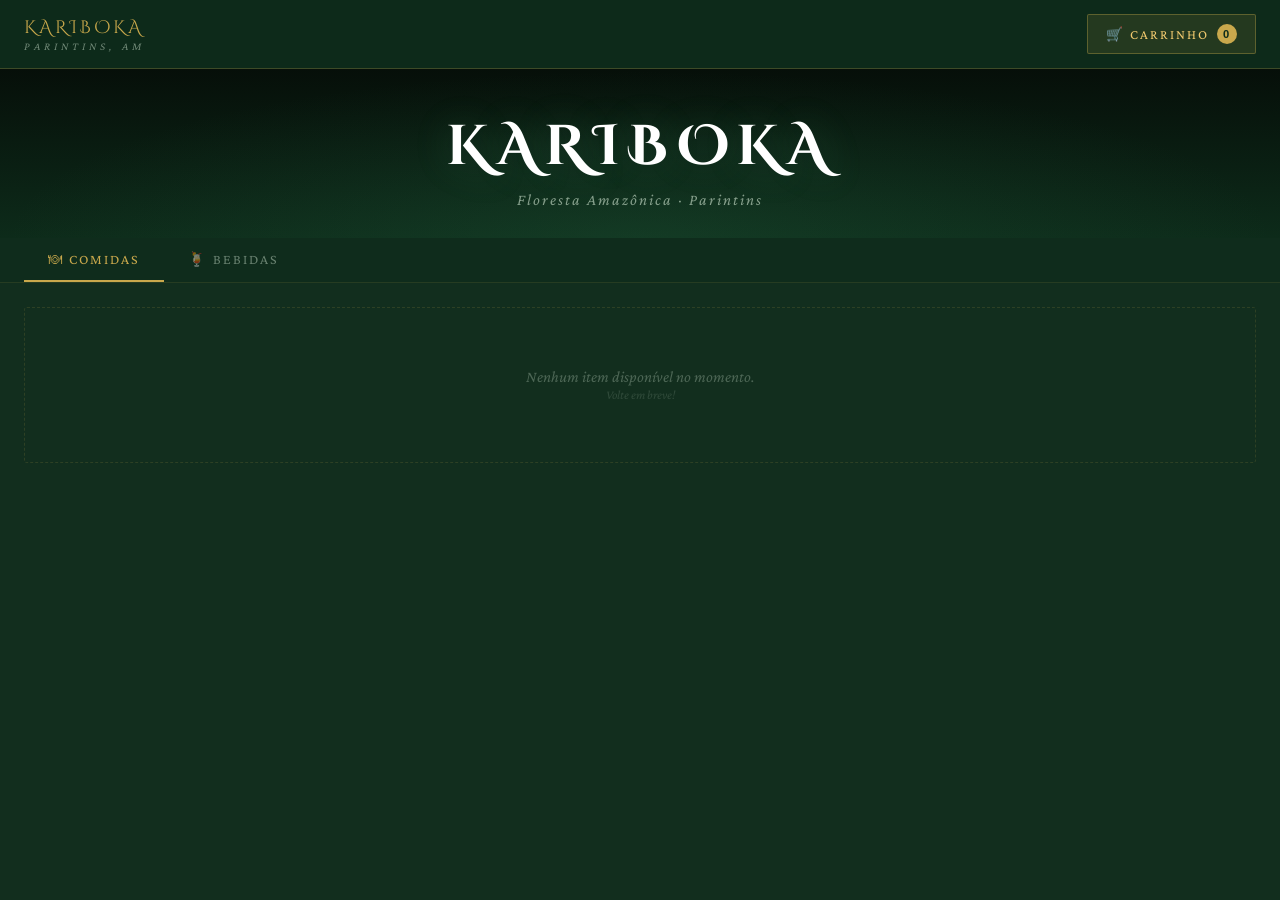
<file: cardapio/index.html>
<!DOCTYPE html>
<html lang="pt-BR">
<head>
<meta charset="UTF-8">
<meta name="viewport" content="width=device-width, initial-scale=1.0">
<title>Kariboka — Cardápio</title>
<link href="https://fonts.googleapis.com/css2?family=Cinzel+Decorative:wght@700;900&family=Crimson+Pro:ital,wght@0,300;0,400;0,600;1,300;1,400&display=swap" rel="stylesheet">
<style>
*,*::before,*::after{margin:0;padding:0;box-sizing:border-box}
:root{
  --ve:#0d2b1a;--vf:#122e1e;--vm:#1a4d2e;--vv:#2d7a4f;--vc:#4caf7d;--vb:#6fcf97;
  --do:#c9a84c;--dc:#f0c96e;--cr:#f5f0e8;--ce:#e8ddc8;--tc:#d4e8d4;
}
html,body{min-height:100vh;background:var(--vf);color:var(--cr);font-family:'Crimson Pro',Georgia,serif;overflow-x:hidden}
nav{background:rgba(13,43,26,0.97);border-bottom:1px solid rgba(201,168,76,0.25);padding:14px 24px;display:flex;align-items:center;justify-content:space-between;position:sticky;top:0;z-index:100}
.logo{font-family:'Cinzel Decorative',cursive;color:var(--do);letter-spacing:3px;font-size:1.1rem}
.logo small{color:rgba(212,232,212,0.5);font-family:'Crimson Pro',serif;font-size:0.7rem;display:block;letter-spacing:4px;text-transform:uppercase;font-style:italic}
.carrinho-btn{position:relative;background:rgba(201,168,76,0.12);border:1px solid rgba(201,168,76,0.35);color:var(--dc);padding:9px 18px;border-radius:2px;font-family:'Crimson Pro',serif;font-size:0.85rem;letter-spacing:2px;text-transform:uppercase;cursor:pointer;transition:all 0.3s;display:flex;align-items:center;gap:8px}
.carrinho-btn:hover{background:rgba(201,168,76,0.22)}
.badge{background:var(--do);color:var(--ve);border-radius:50%;width:20px;height:20px;display:flex;align-items:center;justify-content:center;font-size:0.7rem;font-weight:700;font-family:sans-serif;transition:transform 0.2s}
.tabs{display:flex;background:rgba(13,43,26,0.5);border-bottom:1px solid rgba(201,168,76,0.12);padding:0 24px}
.tab{padding:13px 24px;font-family:'Crimson Pro',serif;font-size:0.88rem;letter-spacing:2px;text-transform:uppercase;cursor:pointer;color:rgba(212,232,212,0.45);border-bottom:2px solid transparent;transition:all 0.3s;background:none;border-left:none;border-right:none;border-top:none}
.tab.active{color:var(--do);border-bottom-color:var(--do)}
.hero-mini{background:radial-gradient(ellipse at 50% 100%,rgba(45,122,79,0.2),transparent 70%),linear-gradient(180deg,#060f09,var(--ve));padding:40px 24px 30px;text-align:center}
.hero-mini h1{font-family:'Cinzel Decorative',cursive;font-size:clamp(2rem,8vw,3.5rem);color:#fff;letter-spacing:8px;text-shadow:0 0 40px rgba(111,207,151,0.2);margin-bottom:6px}
.hero-mini p{font-style:italic;color:rgba(212,232,212,0.6);font-size:1rem;letter-spacing:2px}
main{padding:24px}
.panel{display:none}
.panel.active{display:block}
.items-grid{display:grid;grid-template-columns:repeat(auto-fill,minmax(240px,1fr));gap:18px}
.item-card{background:rgba(10,31,18,0.85);border:1px solid rgba(201,168,76,0.18);border-radius:3px;overflow:hidden;transition:transform 0.35s,box-shadow 0.35s}
.item-card:hover{transform:translateY(-5px);box-shadow:0 16px 40px rgba(0,0,0,0.5),0 0 0 1px rgba(201,168,76,0.3)}
.card-img{width:100%;height:155px;object-fit:cover;display:block;filter:brightness(0.82) saturate(1.1);transition:transform 0.5s}
.item-card:hover .card-img{transform:scale(1.05)}
.card-img-ph{width:100%;height:155px;background:rgba(26,77,46,0.25);display:flex;align-items:center;justify-content:center;color:rgba(212,232,212,0.12);font-size:2.5rem}
.card-body{padding:14px 16px 16px}
.card-cat{font-size:0.65rem;letter-spacing:4px;text-transform:uppercase;color:var(--vc);margin-bottom:5px}
.card-nome{font-family:'Cinzel Decorative',cursive;font-size:0.9rem;color:var(--cr);margin-bottom:5px;line-height:1.3}
.card-desc{font-style:italic;font-size:0.82rem;color:rgba(212,232,212,0.48);line-height:1.5;margin-bottom:12px}
.card-footer{display:flex;align-items:center;justify-content:space-between}
.card-preco{font-family:'Cinzel Decorative',cursive;font-size:1rem;color:var(--dc)}
.btn-add-card{background:rgba(26,77,46,0.6);border:1px solid rgba(76,175,125,0.3);color:var(--vb);padding:6px 14px;border-radius:2px;font-family:'Crimson Pro',serif;font-size:0.78rem;letter-spacing:2px;cursor:pointer;transition:all 0.25s}
.btn-add-card:hover{background:rgba(76,175,125,0.2);border-color:var(--vc)}
.vazio{text-align:center;font-style:italic;color:rgba(212,232,212,0.3);padding:60px 20px;grid-column:1/-1;border:1px dashed rgba(201,168,76,0.15);border-radius:3px}
.drawer-bg{display:none;position:fixed;inset:0;background:rgba(6,15,9,0.8);z-index:200}
.drawer-bg.show{display:block}
.drawer{position:fixed;right:0;top:0;bottom:0;width:min(420px,100vw);background:var(--ve);border-left:1px solid rgba(201,168,76,0.25);z-index:201;display:flex;flex-direction:column;transform:translateX(100%);transition:transform 0.4s cubic-bezier(0.4,0,0.2,1)}
.drawer.open{transform:translateX(0)}
.drawer-head{padding:20px 24px;border-bottom:1px solid rgba(201,168,76,0.18);display:flex;align-items:center;justify-content:space-between}
.drawer-head h2{font-family:'Cinzel Decorative',cursive;font-size:1rem;color:var(--cr);letter-spacing:2px}
.btn-fechar{background:none;border:none;color:rgba(212,232,212,0.4);font-size:1.4rem;cursor:pointer;transition:color 0.2s;padding:4px}
.btn-fechar:hover{color:var(--cr)}
.drawer-items{flex:1;overflow-y:auto;padding:16px 24px}
.drawer-items::-webkit-scrollbar{width:4px}
.drawer-items::-webkit-scrollbar-track{background:rgba(26,77,46,0.2)}
.drawer-items::-webkit-scrollbar-thumb{background:rgba(201,168,76,0.3);border-radius:2px}
.cart-item{display:flex;align-items:center;gap:12px;padding:12px 0;border-bottom:1px solid rgba(201,168,76,0.1)}
.cart-item:last-child{border-bottom:none}
.cart-img{width:52px;height:52px;object-fit:cover;border-radius:2px;flex-shrink:0;filter:brightness(0.85)}
.cart-img-ph{width:52px;height:52px;background:rgba(26,77,46,0.3);border-radius:2px;display:flex;align-items:center;justify-content:center;color:rgba(212,232,212,0.15);font-size:1.2rem;flex-shrink:0}
.cart-info{flex:1;min-width:0}
.cart-nome{font-family:'Cinzel Decorative',cursive;font-size:0.82rem;color:var(--cr);margin-bottom:2px;white-space:nowrap;overflow:hidden;text-overflow:ellipsis}
.cart-preco{font-size:0.85rem;color:var(--dc)}
.cart-qty{display:flex;align-items:center;gap:8px;margin-left:auto;flex-shrink:0}
.qty-btn{background:rgba(26,77,46,0.5);border:1px solid rgba(76,175,125,0.25);color:var(--vb);width:26px;height:26px;border-radius:2px;cursor:pointer;font-size:1rem;display:flex;align-items:center;justify-content:center;transition:all 0.2s}
.qty-btn:hover{background:rgba(76,175,125,0.2)}
.qty-num{font-family:'Cinzel Decorative',cursive;font-size:0.9rem;color:var(--cr);min-width:20px;text-align:center}
.drawer-form{padding:16px 24px;border-top:1px solid rgba(201,168,76,0.18);background:rgba(10,25,15,0.6)}
.form-row{display:grid;grid-template-columns:1fr 1fr;gap:12px;margin-bottom:12px}
.campo-cli label{font-size:0.68rem;letter-spacing:3px;text-transform:uppercase;color:var(--do);display:block;margin-bottom:4px}
.campo-cli input{width:100%;background:rgba(26,77,46,0.35);border:1px solid rgba(76,175,125,0.2);border-radius:2px;padding:9px 12px;color:var(--cr);font-family:'Crimson Pro',serif;font-size:0.95rem;outline:none;transition:border-color 0.3s}
.campo-cli input:focus{border-color:var(--do)}
.total-line{display:flex;justify-content:space-between;align-items:center;margin-bottom:14px;padding:10px 0;border-top:1px solid rgba(201,168,76,0.15);border-bottom:1px solid rgba(201,168,76,0.15)}
.total-label{font-size:0.75rem;letter-spacing:4px;text-transform:uppercase;color:rgba(212,232,212,0.5)}
.total-valor{font-family:'Cinzel Decorative',cursive;font-size:1.3rem;color:var(--dc)}
.btn-wpp{width:100%;padding:13px;background:transparent;border:1px solid #25d366;color:#25d366;font-family:'Crimson Pro',serif;font-size:0.95rem;letter-spacing:3px;text-transform:uppercase;cursor:pointer;border-radius:2px;transition:all 0.35s;display:flex;align-items:center;justify-content:center;gap:10px;position:relative;overflow:hidden}
.btn-wpp::before{content:'';position:absolute;inset:0;background:#25d366;transform:scaleX(0);transform-origin:left;transition:transform 0.35s;z-index:0}
.btn-wpp:hover{color:var(--ve)}
.btn-wpp:hover::before{transform:scaleX(1)}
.btn-wpp span,.btn-wpp svg{position:relative;z-index:1}
.carrinho-vazio{text-align:center;padding:40px 20px;color:rgba(212,232,212,0.3);font-style:italic}
</style>
</head>
<body>
<nav>
  <div class="logo">KARIBOKA <small>Parintins, AM</small></div>
  <button class="carrinho-btn" onclick="abrirCarrinho()">
    🛒 Carrinho
    <div class="badge" id="cart-badge">0</div>
  </button>
</nav>
<div class="hero-mini">
  <h1>KARIBOKA</h1>
  <p>Floresta Amazônica · Parintins</p>
</div>
<div class="tabs">
  <button class="tab active" onclick="trocarTab('comidas',this)">🍽 Comidas</button>
  <button class="tab" onclick="trocarTab('bebidas',this)">🍹 Bebidas</button>
</div>
<main>
  <div id="panel-comidas" class="panel active">
    <div class="items-grid" id="grid-comidas"></div>
  </div>
  <div id="panel-bebidas" class="panel">
    <div class="items-grid" id="grid-bebidas"></div>
  </div>
</main>
<div class="drawer-bg" id="drawer-bg" onclick="fecharCarrinho()"></div>
<div class="drawer" id="drawer">
  <div class="drawer-head">
    <h2>✦ Meu Pedido</h2>
    <button class="btn-fechar" onclick="fecharCarrinho()">✕</button>
  </div>
  <div class="drawer-items" id="drawer-items"></div>
  <div class="drawer-form">
    <div class="form-row">
      <div class="campo-cli"><label>Seu Nome</label><input type="text" id="cli-nome" placeholder="Ex: João Silva"></div>
      <div class="campo-cli"><label>Nº da Mesa</label><input type="number" id="cli-mesa" placeholder="Ex: 5" min="1"></div>
    </div>
    <div class="total-line">
      <span class="total-label">Total</span>
      <span class="total-valor" id="total-val">R$ 0,00</span>
    </div>
    <button class="btn-wpp" onclick="enviarWhatsApp()">
      <svg width="18" height="18" viewBox="0 0 24 24" fill="currentColor"><path d="M17.472 14.382c-.297-.149-1.758-.867-2.03-.967-.273-.099-.471-.148-.67.15-.197.297-.767.966-.94 1.164-.173.199-.347.223-.644.075-.297-.15-1.255-.463-2.39-1.475-.883-.788-1.48-1.761-1.653-2.059-.173-.297-.018-.458.13-.606.134-.133.298-.347.446-.52.149-.174.198-.298.298-.497.099-.198.05-.371-.025-.52-.075-.149-.669-1.612-.916-2.207-.242-.579-.487-.5-.669-.51-.173-.008-.371-.01-.57-.01-.198 0-.52.074-.792.372-.272.297-1.04 1.016-1.04 2.479 0 1.462 1.065 2.875 1.213 3.074.149.198 2.096 3.2 5.077 4.487.709.306 1.262.489 1.694.625.712.227 1.36.195 1.871.118.571-.085 1.758-.719 2.006-1.413.248-.694.248-1.289.173-1.413-.074-.124-.272-.198-.57-.347m-5.421 7.403h-.004a9.87 9.87 0 01-5.031-1.378l-.361-.214-3.741.982.998-3.648-.235-.374a9.86 9.86 0 01-1.51-5.26c.001-5.45 4.436-9.884 9.888-9.884 2.64 0 5.122 1.03 6.988 2.898a9.825 9.825 0 012.893 6.994c-.003 5.45-4.437 9.884-9.885 9.884m8.413-18.297A11.815 11.815 0 0012.05 0C5.495 0 .16 5.335.157 11.892c0 2.096.547 4.142 1.588 5.945L.057 24l6.305-1.654a11.882 11.882 0 005.683 1.448h.005c6.554 0 11.89-5.335 11.893-11.893a11.821 11.821 0 00-3.48-8.413z"/></svg>
      <span>Enviar Pedido</span>
    </button>
  </div>
</div>
<script>
// ============================================================
// ⚠️ COLOQUE SEU NÚMERO DE WHATSAPP AQUI (somente números)
// Exemplo: '5592999999999'  (55 = Brasil, 92 = DDD Manaus)
const WPP_NUM = 'SEU_NUMERO_AQUI';
// ============================================================
 
let carrinho = [];
 
function getCardapio(tipo){return JSON.parse(localStorage.getItem('kariboka_'+tipo)||'[]')}
 
function trocarTab(nome,el){
  document.querySelectorAll('.tab').forEach(t=>t.classList.remove('active'));
  document.querySelectorAll('.panel').forEach(p=>p.classList.remove('active'));
  el.classList.add('active');
  document.getElementById('panel-'+nome).classList.add('active');
}
 
function renderGrid(tipo){
  const arr=getCardapio(tipo);
  const el=document.getElementById('grid-'+tipo);
  el.innerHTML='';
  if(!arr.length){el.innerHTML=`<div class="vazio">Nenhum item disponível no momento.<br><span style="font-size:0.8rem;opacity:0.5">Volte em breve!</span></div>`;return;}
  arr.forEach(item=>{
    const div=document.createElement('div');
    div.className='item-card';
    div.innerHTML=`
      ${item.img?`<img class="card-img" src="${item.img}" alt="${item.nome}" onerror="this.outerHTML='<div class=card-img-ph>🍃</div>'">`:`<div class="card-img-ph">🍃</div>`}
      <div class="card-body">
        <div class="card-cat">${item.cat}</div>
        <div class="card-nome">${item.nome}</div>
        <div class="card-desc">${item.desc||''}</div>
        <div class="card-footer">
          <div class="card-preco">R$ ${parseFloat(item.preco).toFixed(2)}</div>
          <button class="btn-add-card" onclick="addCarrinho('${item.id}','${tipo}')">+ Adicionar</button>
        </div>
      </div>`;
    el.appendChild(div);
  });
}
 
function addCarrinho(id,tipo){
  const item=getCardapio(tipo).find(i=>i.id===id);
  if(!item)return;
  const ex=carrinho.find(i=>i.id===id);
  if(ex){ex.qty++}else{carrinho.push({...item,qty:1})}
  atualizarBadge();
  animarBadge();
}
 
function atualizarBadge(){
  const total=carrinho.reduce((s,i)=>s+i.qty,0);
  document.getElementById('cart-badge').textContent=total;
}
 
function animarBadge(){
  const b=document.getElementById('cart-badge');
  b.style.transform='scale(1.5)';
  setTimeout(()=>b.style.transform='scale(1)',250);
}
 
function abrirCarrinho(){
  document.getElementById('drawer-bg').classList.add('show');
  document.getElementById('drawer').classList.add('open');
  renderCarrinho();
}
 
function fecharCarrinho(){
  document.getElementById('drawer-bg').classList.remove('show');
  document.getElementById('drawer').classList.remove('open');
}
 
function renderCarrinho(){
  const el=document.getElementById('drawer-items');
  el.innerHTML='';
  if(!carrinho.length){
    el.innerHTML='<div class="carrinho-vazio">Seu carrinho está vazio.<br><span style="font-size:0.8rem">Adicione itens do cardápio!</span></div>';
    document.getElementById('total-val').textContent='R$ 0,00';
    return;
  }
  carrinho.forEach(item=>{
    const div=document.createElement('div');
    div.className='cart-item';
    div.innerHTML=`
      ${item.img?`<img class="cart-img" src="${item.img}" alt="${item.nome}" onerror="this.outerHTML='<div class=cart-img-ph>🍃</div>'">`:`<div class="cart-img-ph">🍃</div>`}
      <div class="cart-info">
        <div class="cart-nome">${item.nome}</div>
        <div class="cart-preco">R$ ${(item.preco*item.qty).toFixed(2)}</div>
      </div>
      <div class="cart-qty">
        <button class="qty-btn" onclick="changeQty('${item.id}',-1)">−</button>
        <span class="qty-num">${item.qty}</span>
        <button class="qty-btn" onclick="changeQty('${item.id}',1)">+</button>
      </div>`;
    el.appendChild(div);
  });
  const total=carrinho.reduce((s,i)=>s+(i.preco*i.qty),0);
  document.getElementById('total-val').textContent='R$ '+total.toFixed(2).replace('.',',');
}
 
function changeQty(id,delta){
  const idx=carrinho.findIndex(i=>i.id===id);
  if(idx===-1)return;
  carrinho[idx].qty+=delta;
  if(carrinho[idx].qty<=0)carrinho.splice(idx,1);
  atualizarBadge();
  renderCarrinho();
}
 
function enviarWhatsApp(){
  const nome=document.getElementById('cli-nome').value.trim();
  const mesa=document.getElementById('cli-mesa').value.trim();
  if(!nome||!mesa){alert('Por favor informe seu nome e número da mesa.');return;}
  if(!carrinho.length){alert('Adicione itens ao carrinho antes de enviar.');return;}
  const total=carrinho.reduce((s,i)=>s+(i.preco*i.qty),0);
  let msg='✦ *PEDIDO KARIBOKA* ✦\n\n';
  msg+='👤 *Cliente:* '+nome+'\n';
  msg+='🪑 *Mesa:* '+mesa+'\n\n';
  msg+='*Itens do Pedido:*\n';
  carrinho.forEach(i=>{msg+='• '+i.qty+'x '+i.nome+' — R$ '+(i.preco*i.qty).toFixed(2)+'\n'});
  msg+='\n💰 *Total: R$ '+total.toFixed(2)+'*';
  const url='https://wa.me/'+WPP_NUM+'?text='+encodeURIComponent(msg);
  window.open(url,'_blank');
}
 
renderGrid('comidas');
renderGrid('bebidas');
</script>
</body>
</html>
</file>
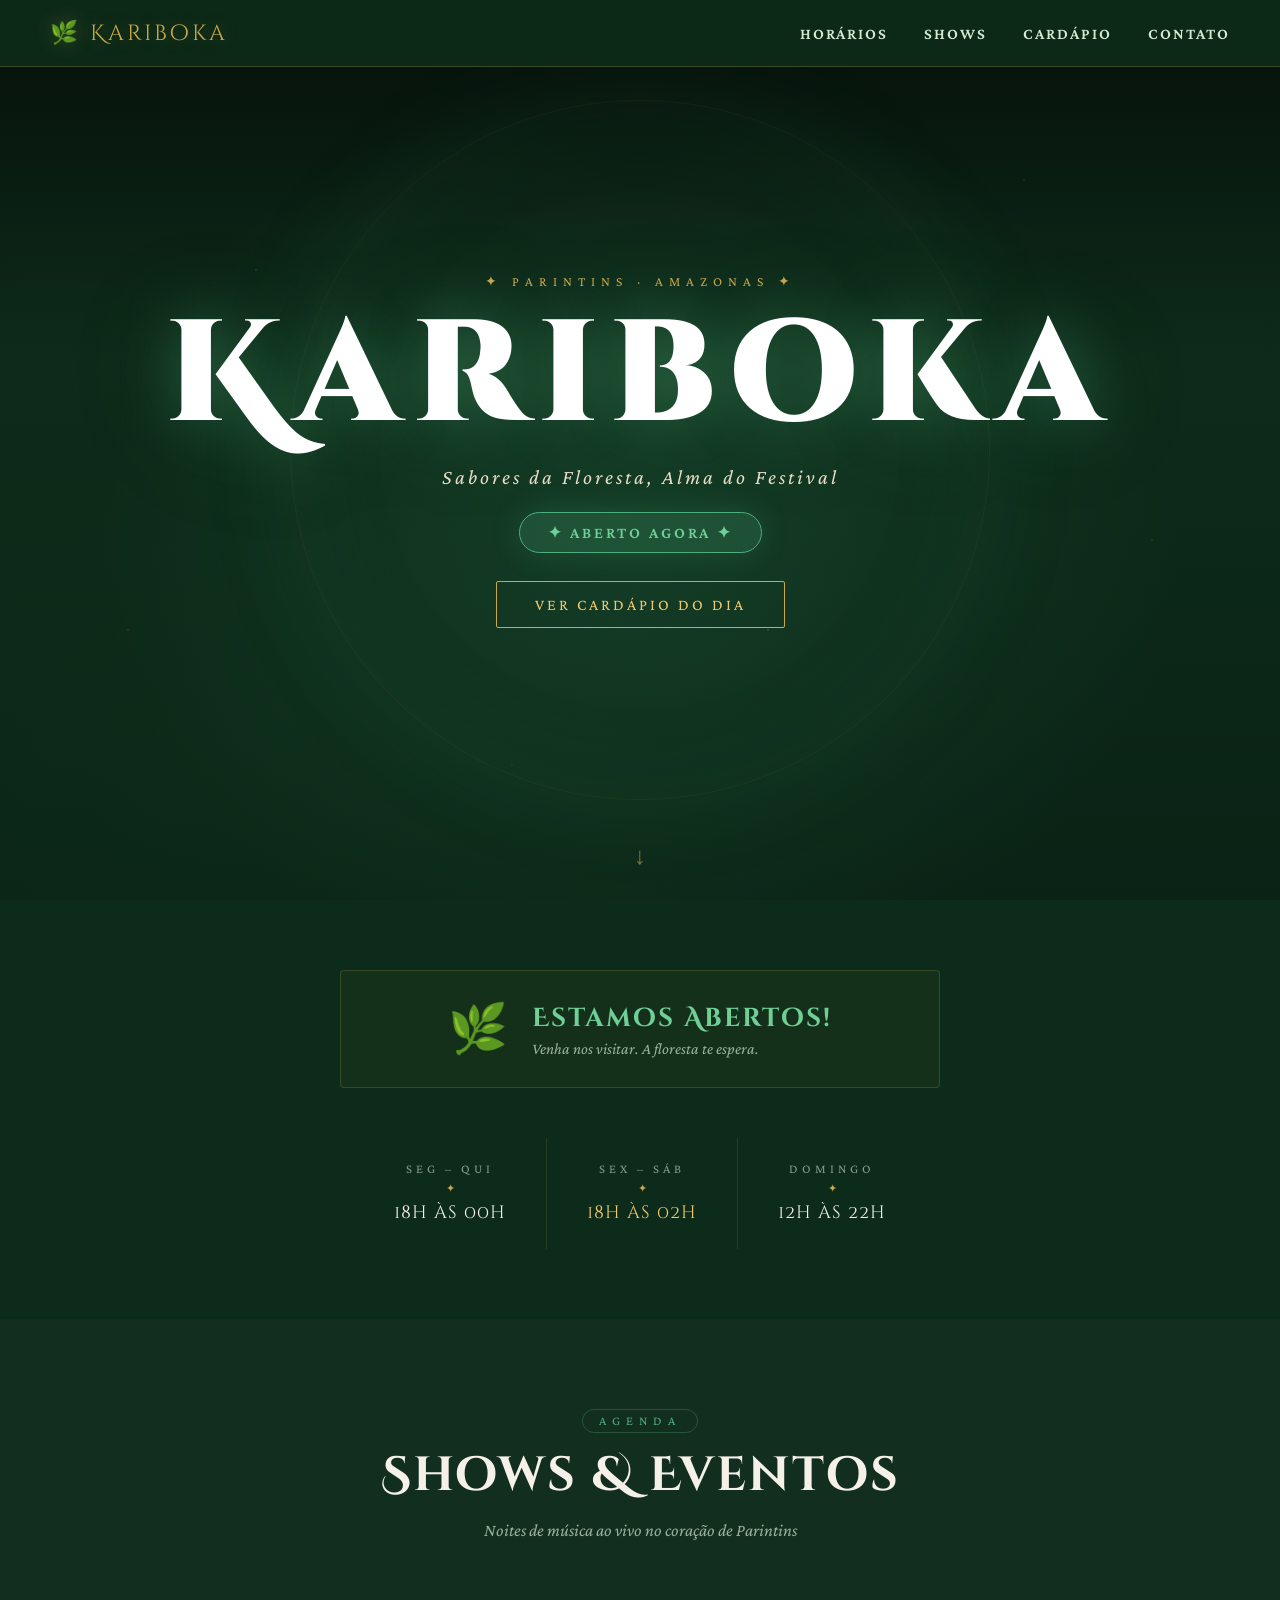
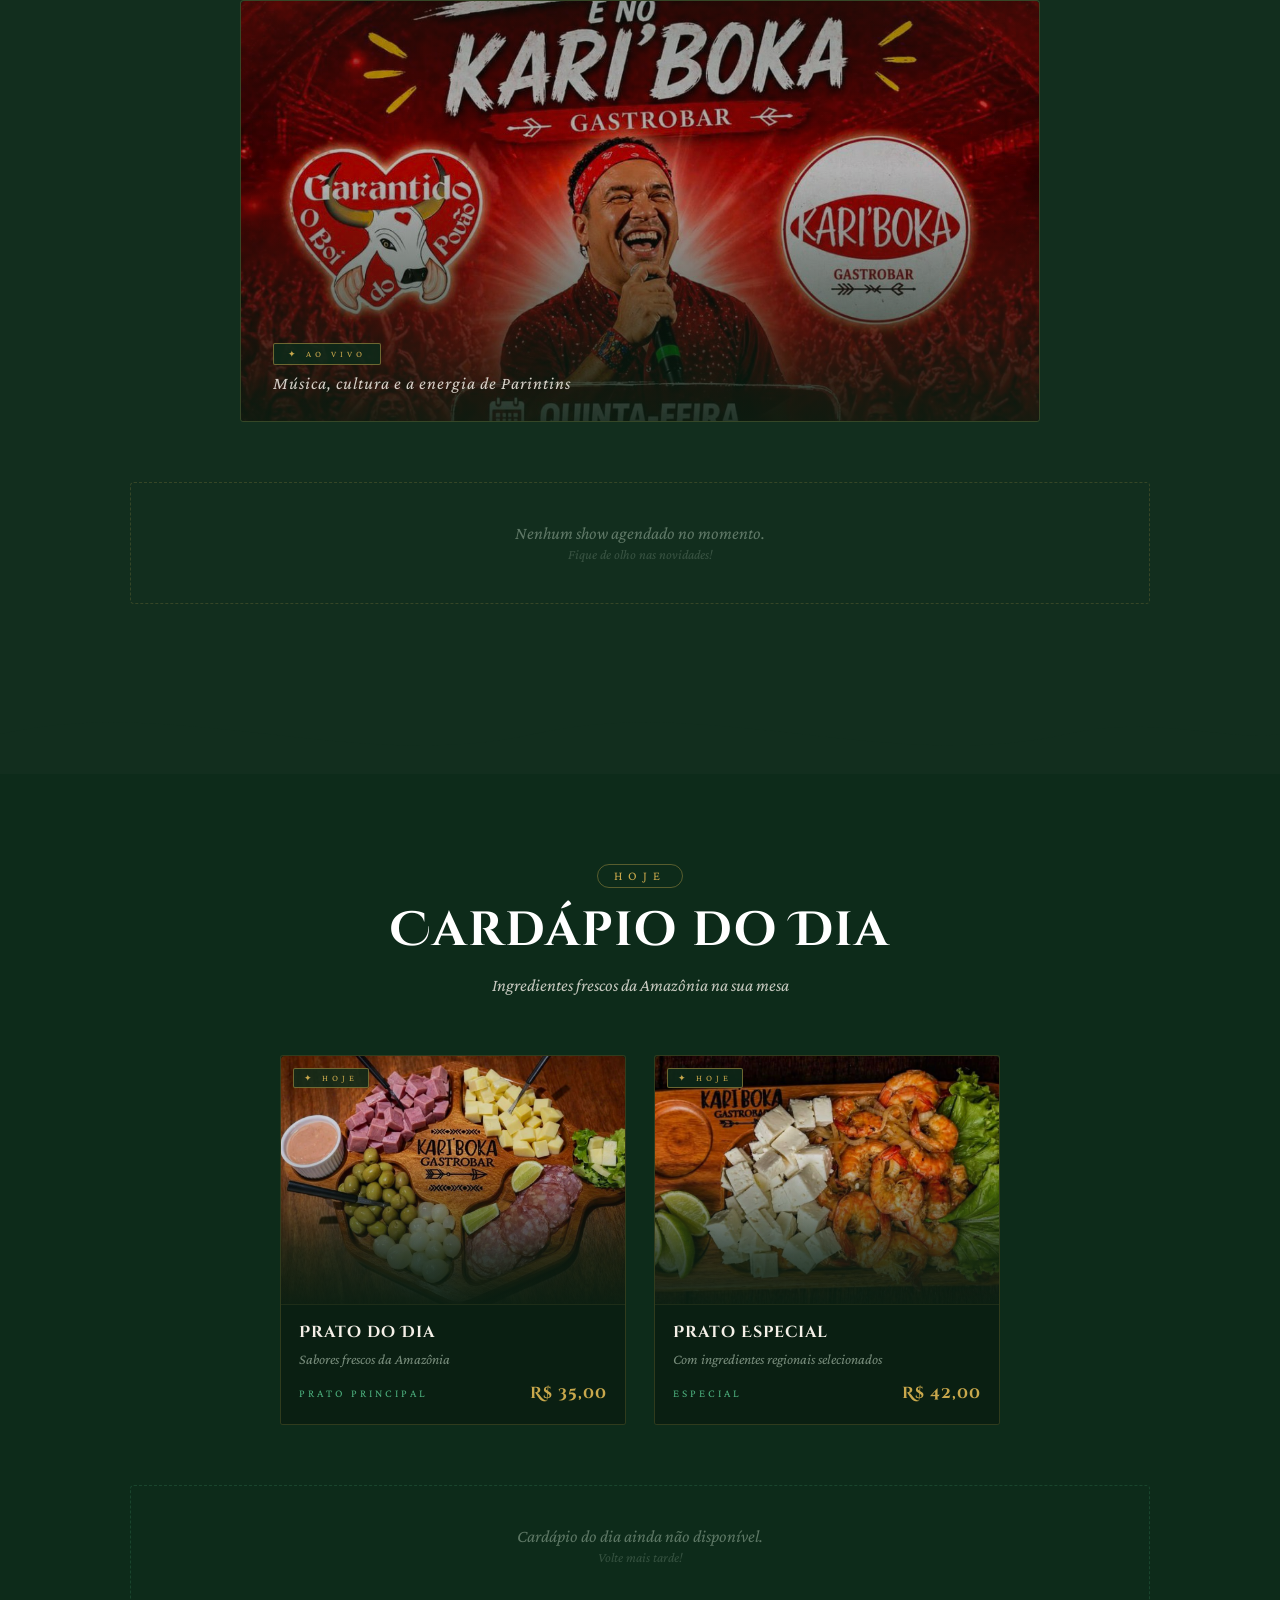
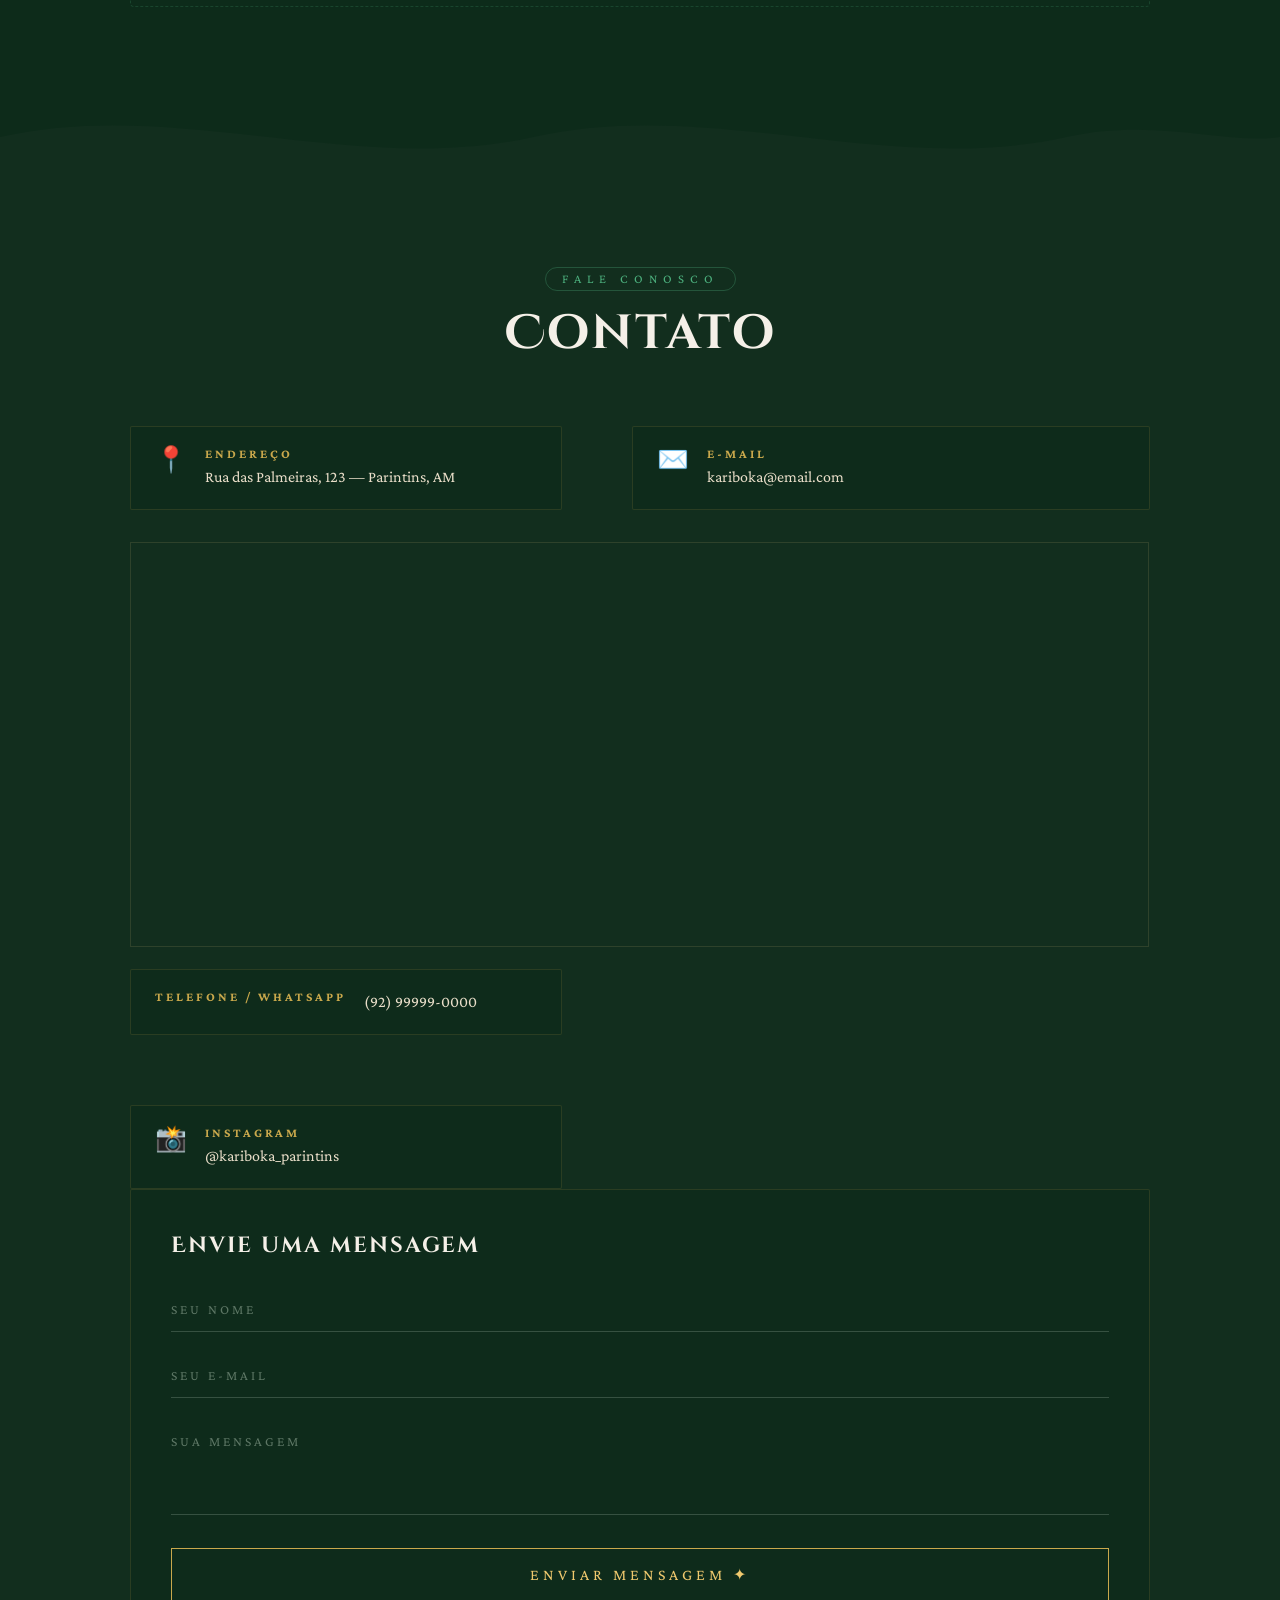
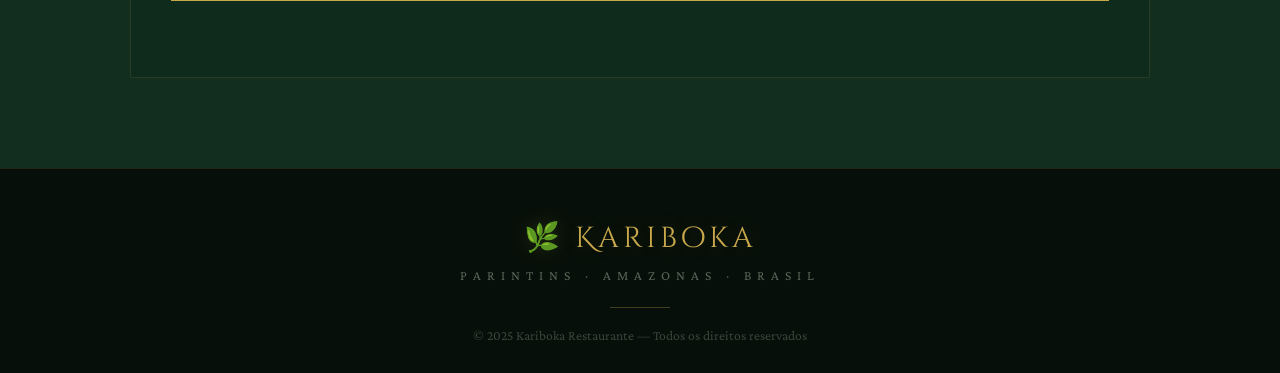
<file: projeto kariboka/html/index.html>
<!DOCTYPE html>
<html lang="pt-BR">
<head>
  <meta charset="UTF-8"/>
  <meta name="viewport" content="width=device-width, initial-scale=1.0"/>
  <title>Kariboka — Parintins</title>
  <link rel="stylesheet" href="index.css"/>

</head>
<body>

  <!-- FOLHAS DECORATIVAS -->
  <div class="folhas-bg" aria-hidden="true">
    <div class="folha f1"></div>
    <div class="folha f2"></div>
    <div class="folha f3"></div>
    <div class="folha f4"></div>
    <div class="folha f5"></div>
  </div>

  <!-- NAVBAR -->
  <nav class="navbar">
    <div class="nav-logo">🌿 Kariboka</div>
    <ul class="nav-links">
      <li><a href="#status">Horários</a></li>
      <li><a href="#shows">Shows</a></li>
      <li><a href="#cardapio">Cardápio</a></li>
      <li><a href="#contato">Contato</a></li>
    </ul>
  </nav>

  <!-- HERO -->
  <section class="hero">
    <div class="hero-content">
      <div class="hero-tag">✦ Parintins · Amazonas ✦</div>
      <h1 class="hero-titulo">Kariboka</h1>
      <p class="hero-sub">Sabores da Floresta, Alma do Festival</p>
      <div id="statusBadge" class="hero-status">...</div>
      <a href="#cardapio" class="hero-btn">Ver Cardápio do Dia</a>
    </div>
    <div class="hero-scroll">↓</div>
  </section>

  <!-- STATUS / HORÁRIOS -->
  <section id="status" class="sec-status">
    <div class="container">
      <div class="status-bloco">
        <div class="status-icone" id="statusIcone">🌙</div>
        <div class="status-texto">
          <h2 id="statusTitulo">Verificando...</h2>
          <p id="statusDesc">Aguarde um momento</p>
        </div>
      </div>
      <div class="horarios-linha">
        <div class="horario-item">
          <span class="horario-dia">Seg – Qui</span>
          <span class="horario-sep">✦</span>
          <span class="horario-hora">18h às 00h</span>
        </div>
        <div class="horario-item destaque">
          <span class="horario-dia">Sex – Sáb</span>
          <span class="horario-sep">✦</span>
          <span class="horario-hora">18h às 02h</span>
        </div>
        <div class="horario-item">
          <span class="horario-dia">Domingo</span>
          <span class="horario-sep">✦</span>
          <span class="horario-hora">12h às 22h</span>
        </div>
      </div>
    </div>
  </section>

 <!-- SHOWS -->
<section id="shows" class="sec-shows">
  <div class="container">
    <div class="sec-header">
      <span class="sec-tag">Agenda</span>
      <h2 class="sec-titulo">Shows & Eventos</h2>
      <p class="sec-desc">Noites de música ao vivo no coração de Parintins</p>
    </div>

    <!-- IMAGEM DO SHOW -->
    <div class="show-img-wrap">
      <img src="img/img sho.jpeg" alt="show ao vivo"/>
      <div class="show-img-overlay"></div>
      <div class="show-img-texto">
        <span class="show-img-tag">✦ Ao Vivo</span>
        <p class="show-img-desc">Música, cultura e a energia de Parintins</p>
      </div>
    </div>

    <div id="showsLista" class="shows-wrapper"></div>
  </div>
</section>

  <!-- DIVISOR ORGÂNICO -->
  <div class="divisor" aria-hidden="true">
    <svg viewBox="0 0 1440 100" preserveAspectRatio="none" xmlns="http://www.w3.org/2000/svg">
      <path d="M0,50 C200,0 400,100 600,50 C800,0 1000,100 1200,50 C1300,25 1380,60 1440,50 L1440,100 L0,100Z" fill="var(--verde-fundo)"/>
    </svg>
  </div>

  <!-- CARDÁPIO -->
<section id="cardapio" class="sec-cardapio">
  <div class="container">
    <div class="sec-header claro">
      <span class="sec-tag gold">Hoje</span>
      <h2 class="sec-titulo claro">Cardápio do Dia</h2>
      <p class="sec-desc claro">Ingredientes frescos da Amazônia na sua mesa</p>
    </div>

    <!-- PRATOS DO DIA -->
    <div class="pratos-grid">

      <div class="kb-prato-card">
        <div class="kb-prato-img-wrap">
          <img class="pratoa" src="img/WhatsApp Image 2026-05-08 at 06.12.16.jpeg" alt="prato do dia"/>
          <div class="kb-prato-overlay"></div>
          <span class="kb-prato-badge">✦ Hoje</span>
        </div>
        <div class="kb-prato-info">
          <div class="kb-prato-nome">Prato do Dia</div>
          <div class="kb-prato-desc">Sabores frescos da Amazônia</div>
          <div class="kb-prato-linha">
            <span class="kb-prato-cat">Prato Principal</span>
            <span class="kb-prato-preco">R$ 35,00</span>
          </div>
        </div>
      </div>

      <div class="kb-prato-card">
        <div class="kb-prato-img-wrap">
          <img class="pratob" src="img/WhatsApp Image 2026-05-08 at 06.12.25.jpeg" alt="prato"/>
          <div class="kb-prato-overlay"></div>
          <span class="kb-prato-badge">✦ Hoje</span>
        </div>
        <div class="kb-prato-info">
          <div class="kb-prato-nome">Prato Especial</div>
          <div class="kb-prato-desc">Com ingredientes regionais selecionados</div>
          <div class="kb-prato-linha">
            <span class="kb-prato-cat">Especial</span>
            <span class="kb-prato-preco">R$ 42,00</span>
          </div>
        </div>
      </div>

    </div>

    <div id="cardapioLista" class="cardapio-wrapper"></div>
  </div>
</section>
  <!-- DIVISOR INVERTIDO -->
  <div class="divisor inv" aria-hidden="true">
    <svg viewBox="0 0 1440 100" preserveAspectRatio="none" xmlns="http://www.w3.org/2000/svg">
      <path d="M0,50 C200,100 400,0 600,50 C800,100 1000,0 1200,50 C1300,75 1380,40 1440,50 L1440,0 L0,0Z" fill="var(--verde-fundo)"/>
    </svg>
  </div>

  <!-- CONTATO -->
  <section id="contato" class="sec-contato">
    <div class="container">
      <div class="sec-header">
        <span class="sec-tag">Fale conosco</span>
        <h2 class="sec-titulo">Contato</h2>
      </div>
      <div class="contato-grid">
        <div class="contato-infos">
          <div class="contato-card">
  <span class="cc-icon">📍</span>
  <div>
    <strong>Endereço</strong>
    <p>Rua das Palmeiras, 123 — Parintins, AM</p>
  </div>
</div>

<!-- MAPA -->
<div class="mapa-wrap">
    <iframe src="https://www.google.com/maps/embed?pb=!1m18!1m12!1m3!1d3985.5961644204717!2d-56.75517362464705!3d-2.636128097341673!2m3!1f0!2f0!3f0!3m2!1i1024!2i768!4f13.1!3m3!1m2!1s0x9263833083f32f43%3A0x628a1206d834dd1b!2sEstr.%20Odovaldo%20Novo%2C%20523%20-%20Djard%20Vieira%2C%20Parintins%20-%20AM%2C%2069152-470!5e0!3m2!1spt-BR!2sbr!4v1778237001053!5m2!1spt-BR!2sbr" width="600" height="450" style="border:0;" allowfullscreen="" loading="lazy" referrerpolicy="no-referrer-when-downgrade"></iframe>
  
</div>
            <div class="contato-card">
              <strong>Telefone / WhatsApp</strong>
              <p>(92) 99999-0000</p>
            </div>
          </div>
          <div class="contato-card">
            <span class="cc-icon">✉️</span>
            <div>
              <strong>E-mail</strong>
              <p>kariboka@email.com</p>
            </div>
          </div>
          <div class="contato-card">
            <span class="cc-icon">📸</span>
            <div>
              <strong>Instagram</strong>
              <p>@kariboka_parintins</p>
            </div>
          </div>
        </div>
        <form class="contato-form" onsubmit="enviarMensagem(event)">
          <h3>Envie uma mensagem</h3>
          <div class="campo">
            <input type="text" id="msgNome" placeholder=" " required/>
            <label>Seu nome</label>
          </div>
          <div class="campo">
            <input type="email" id="msgEmail" placeholder=" " required/>
            <label>Seu e-mail</label>
          </div>
          <div class="campo campo-area">
            <textarea id="msgTexto" placeholder=" " rows="4" required></textarea>
            <label>Sua mensagem</label>
          </div>
          <button type="submit" class="form-btn">Enviar Mensagem ✦</button>
          <p id="msgFeedback" class="feedback"></p>
        </form>
      </div>
    </div>
  </section>

  <!-- FOOTER -->
  <footer class="footer">
    <div class="footer-logo">🌿 Kariboka</div>
    <p class="footer-local">Parintins · Amazonas · Brasil</p>
    <div class="footer-divider"></div>
    <p class="footer-copy">© 2025 Kariboka Restaurante — Todos os direitos reservados</p>
  </footer>

  
</body>
 <script src="jv.js"></script>
</html>
</file>
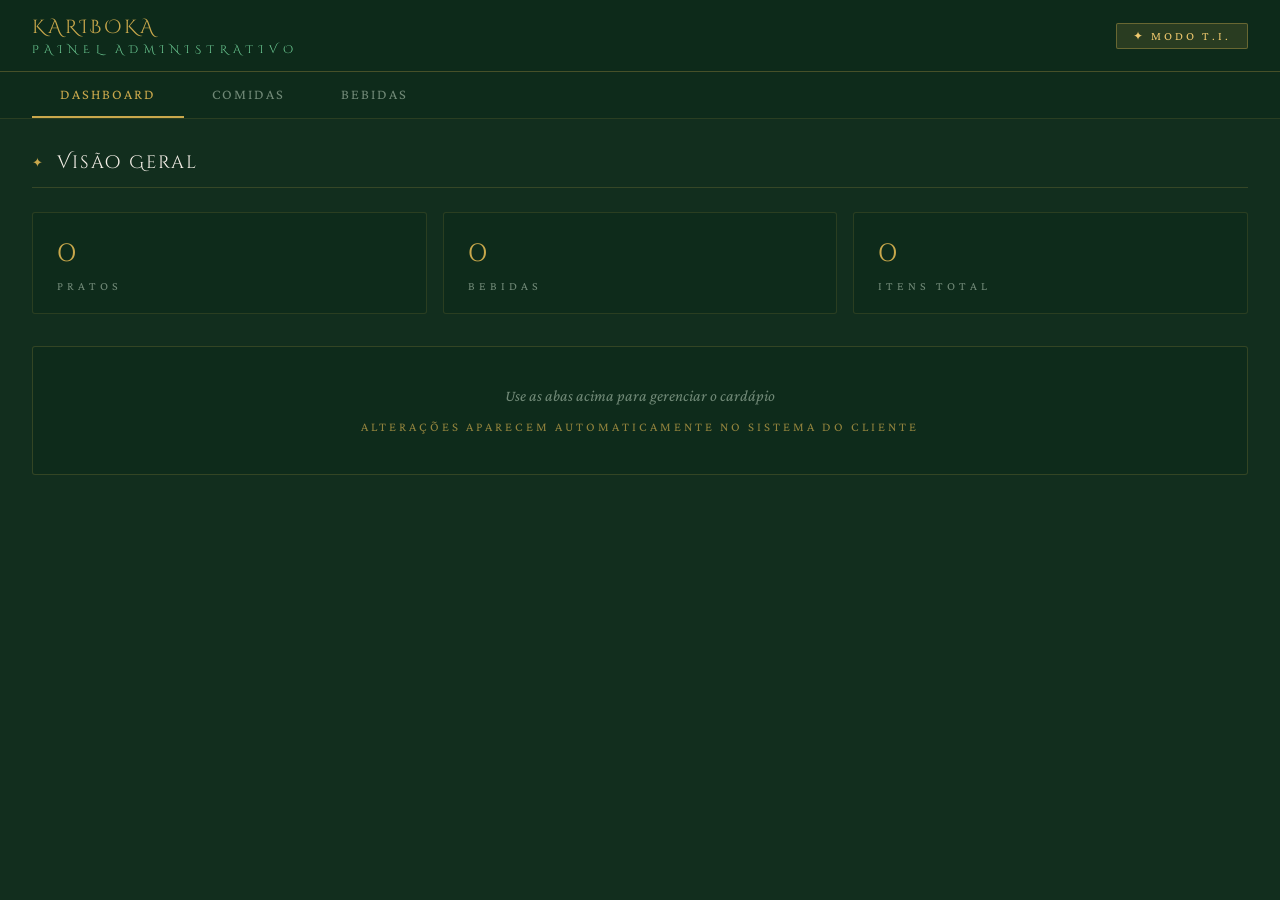
<file: adm/adm.html>
<!DOCTYPE html>
<html lang="pt-BR">
<head>
<meta charset="UTF-8">
<meta name="viewport" content="width=device-width, initial-scale=1.0">
<title>Kariboka — Admin TI</title>
<link href="https://fonts.googleapis.com/css2?family=Cinzel+Decorative:wght@700;900&family=Crimson+Pro:ital,wght@0,300;0,400;0,600;1,300;1,400&display=swap" rel="stylesheet">
<style>
*,*::before,*::after{margin:0;padding:0;box-sizing:border-box}
:root{
  --ve:#0d2b1a;--vf:#122e1e;--vm:#1a4d2e;--vv:#2d7a4f;--vc:#4caf7d;--vb:#6fcf97;
  --do:#c9a84c;--dc:#f0c96e;--cr:#f5f0e8;--ce:#e8ddc8;--tc:#d4e8d4;--br:#ffffff;
}
html,body{min-height:100vh;background:var(--vf);color:var(--cr);font-family:'Crimson Pro',Georgia,serif;overflow-x:hidden}
body{display:flex;flex-direction:column}
nav{background:rgba(13,43,26,0.97);border-bottom:1px solid rgba(201,168,76,0.3);padding:14px 32px;display:flex;align-items:center;justify-content:space-between;position:sticky;top:0;z-index:100}
.logo{font-family:'Cinzel Decorative',cursive;color:var(--do);letter-spacing:3px;font-size:1.2rem}
.logo span{color:var(--vb);font-size:0.7rem;display:block;letter-spacing:6px;text-transform:uppercase;margin-top:2px}
.nav-badge{background:rgba(201,168,76,0.15);border:1px solid rgba(201,168,76,0.4);color:var(--dc);padding:5px 16px;border-radius:2px;font-size:0.75rem;letter-spacing:3px;text-transform:uppercase}
.tabs{display:flex;background:rgba(13,43,26,0.6);border-bottom:1px solid rgba(201,168,76,0.15);padding:0 32px}
.tab{padding:14px 28px;font-family:'Crimson Pro',serif;font-size:0.9rem;letter-spacing:2px;text-transform:uppercase;cursor:pointer;color:rgba(212,232,212,0.5);border-bottom:2px solid transparent;transition:all 0.3s;background:none;border-left:none;border-right:none;border-top:none}
.tab:hover{color:var(--tc)}
.tab.active{color:var(--do);border-bottom-color:var(--do)}
main{flex:1;padding:32px}
.panel{display:none}
.panel.active{display:block}
.sec-title{font-family:'Cinzel Decorative',cursive;font-size:1.1rem;color:var(--cr);letter-spacing:2px;margin-bottom:24px;padding-bottom:12px;border-bottom:1px solid rgba(201,168,76,0.2);display:flex;align-items:center;gap:12px}
.sec-title::before{content:'✦';color:var(--do);font-size:0.8rem}
.form-card{background:rgba(13,43,26,0.7);border:1px solid rgba(201,168,76,0.2);border-radius:3px;padding:28px 32px;margin-bottom:32px}
.form-grid{display:grid;grid-template-columns:1fr 1fr;gap:18px}
.form-grid.full{grid-template-columns:1fr}
.campo-admin{display:flex;flex-direction:column;gap:6px}
.campo-admin label{font-size:0.72rem;letter-spacing:4px;text-transform:uppercase;color:var(--do);opacity:0.8}
.campo-admin input,.campo-admin select,.campo-admin textarea{background:rgba(26,77,46,0.4);border:1px solid rgba(76,175,125,0.25);border-radius:2px;padding:10px 14px;color:var(--cr);font-family:'Crimson Pro',serif;font-size:1rem;outline:none;transition:border-color 0.3s;resize:none}
.campo-admin input:focus,.campo-admin select:focus,.campo-admin textarea:focus{border-color:var(--do)}
.campo-admin select option{background:var(--ve);color:var(--cr)}
.btn-add{margin-top:8px;padding:12px 32px;background:transparent;border:1px solid var(--do);color:var(--dc);font-family:'Crimson Pro',serif;font-size:0.9rem;letter-spacing:3px;text-transform:uppercase;cursor:pointer;border-radius:2px;transition:all 0.3s;position:relative;overflow:hidden}
.btn-add::before{content:'';position:absolute;inset:0;background:var(--do);transform:scaleX(0);transform-origin:left;transition:transform 0.3s;z-index:0}
.btn-add:hover{color:var(--ve)}
.btn-add:hover::before{transform:scaleX(1)}
.btn-add span{position:relative;z-index:1}
.lista-items{display:grid;grid-template-columns:repeat(auto-fill,minmax(280px,1fr));gap:18px}
.item-card{background:rgba(10,31,18,0.8);border:1px solid rgba(201,168,76,0.18);border-radius:3px;overflow:hidden;transition:transform 0.3s,box-shadow 0.3s}
.item-card:hover{transform:translateY(-3px);box-shadow:0 12px 30px rgba(0,0,0,0.4)}
.item-img{width:100%;height:160px;object-fit:cover;display:block;filter:brightness(0.85)}
.item-img-placeholder{width:100%;height:160px;background:rgba(26,77,46,0.3);display:flex;align-items:center;justify-content:center;color:rgba(212,232,212,0.2);font-size:2rem}
.item-body{padding:16px 18px}
.item-cat{font-size:0.68rem;letter-spacing:4px;text-transform:uppercase;color:var(--vc);margin-bottom:6px}
.item-nome{font-family:'Cinzel Decorative',cursive;font-size:0.95rem;color:var(--cr);margin-bottom:6px;line-height:1.3}
.item-desc{font-style:italic;font-size:0.85rem;color:rgba(212,232,212,0.5);margin-bottom:12px;line-height:1.5}
.item-footer{display:flex;justify-content:space-between;align-items:center;border-top:1px solid rgba(201,168,76,0.12);padding-top:12px}
.item-preco{font-family:'Cinzel Decorative',cursive;font-size:1rem;color:var(--dc)}
.item-acoes{display:flex;gap:8px}
.btn-edit,.btn-del{padding:5px 12px;font-family:'Crimson Pro',serif;font-size:0.75rem;letter-spacing:2px;text-transform:uppercase;cursor:pointer;border-radius:2px;transition:all 0.25s}
.btn-edit{background:rgba(26,77,46,0.5);border:1px solid rgba(76,175,125,0.3);color:var(--vb)}
.btn-edit:hover{background:rgba(76,175,125,0.2);border-color:var(--vc)}
.btn-del{background:rgba(180,60,60,0.15);border:1px solid rgba(180,60,60,0.3);color:#ff9999}
.btn-del:hover{background:rgba(180,60,60,0.3)}
.vazio{text-align:center;font-style:italic;color:rgba(212,232,212,0.3);padding:40px;border:1px dashed rgba(201,168,76,0.2);border-radius:3px;grid-column:1/-1}
.overlay{display:none;position:fixed;inset:0;background:rgba(6,15,9,0.85);z-index:200;align-items:center;justify-content:center}
.overlay.show{display:flex}
.modal{background:var(--ve);border:1px solid rgba(201,168,76,0.3);border-radius:3px;padding:32px;width:90%;max-width:520px;max-height:90vh;overflow-y:auto}
.modal h3{font-family:'Cinzel Decorative',cursive;color:var(--cr);font-size:1.1rem;letter-spacing:2px;margin-bottom:24px;padding-bottom:10px;border-bottom:1px solid rgba(201,168,76,0.2)}
.modal-acoes{display:flex;gap:12px;margin-top:20px;justify-content:flex-end}
.btn-cancel{padding:10px 24px;background:transparent;border:1px solid rgba(212,232,212,0.2);color:rgba(212,232,212,0.5);font-family:'Crimson Pro',serif;font-size:0.85rem;letter-spacing:2px;text-transform:uppercase;cursor:pointer;border-radius:2px;transition:all 0.3s}
.btn-cancel:hover{border-color:rgba(212,232,212,0.4);color:var(--tc)}
.btn-save{padding:10px 28px;background:transparent;border:1px solid var(--do);color:var(--dc);font-family:'Crimson Pro',serif;font-size:0.85rem;letter-spacing:2px;text-transform:uppercase;cursor:pointer;border-radius:2px;transition:all 0.3s}
.btn-save:hover{background:var(--do);color:var(--ve)}
.stats-grid{display:grid;grid-template-columns:repeat(auto-fit,minmax(160px,1fr));gap:16px;margin-bottom:32px}
.stat-card{background:rgba(13,43,26,0.7);border:1px solid rgba(201,168,76,0.15);border-radius:3px;padding:20px 24px}
.stat-num{font-family:'Cinzel Decorative',cursive;font-size:1.8rem;color:var(--do);display:block;margin-bottom:4px}
.stat-label{font-size:0.75rem;letter-spacing:4px;text-transform:uppercase;color:rgba(212,232,212,0.5)}
.img-preview{width:100%;height:120px;object-fit:cover;border-radius:2px;margin-top:8px;display:none;border:1px solid rgba(201,168,76,0.2)}
.img-preview.show{display:block}
.feedback-msg{font-style:italic;font-size:0.9rem;min-height:20px;margin-top:10px;color:var(--vb)}
.feedback-msg.erro{color:#ff9999}
</style>
</head>
<body>
<nav>
  <div class="logo">KARIBOKA <span>painel administrativo</span></div>
  <div class="nav-badge">✦ Modo T.I.</div>
</nav>
<div class="tabs">
  <button class="tab active" onclick="trocarTab('dashboard',this)">Dashboard</button>
  <button class="tab" onclick="trocarTab('comidas',this)">Comidas</button>
  <button class="tab" onclick="trocarTab('bebidas',this)">Bebidas</button>
</div>
<main>
  <div id="panel-dashboard" class="panel active">
    <div class="sec-title">Visão Geral</div>
    <div class="stats-grid">
      <div class="stat-card"><span class="stat-num" id="stat-comidas">0</span><span class="stat-label">Pratos</span></div>
      <div class="stat-card"><span class="stat-num" id="stat-bebidas">0</span><span class="stat-label">Bebidas</span></div>
      <div class="stat-card"><span class="stat-num" id="stat-total">0</span><span class="stat-label">Itens Total</span></div>
    </div>
    <div class="form-card" style="text-align:center;padding:40px">
      <p style="font-style:italic;color:rgba(212,232,212,0.5);margin-bottom:16px">Use as abas acima para gerenciar o cardápio</p>
      <p style="font-size:0.8rem;letter-spacing:3px;text-transform:uppercase;color:var(--do);opacity:0.7">Alterações aparecem automaticamente no sistema do cliente</p>
    </div>
  </div>
  <div id="panel-comidas" class="panel">
    <div class="sec-title">Gerenciar Comidas</div>
    <div class="form-card">
      <div class="form-grid">
        <div class="campo-admin"><label>Nome do Prato</label><input type="text" id="c-nome" placeholder="Ex: Tambaqui Assado"></div>
        <div class="campo-admin"><label>Categoria</label>
          <select id="c-cat">
            <option value="Prato Principal">Prato Principal</option>
            <option value="Entrada">Entrada</option>
            <option value="Sobremesa">Sobremesa</option>
            <option value="Petisco">Petisco</option>
            <option value="Especial do Dia">Especial do Dia</option>
          </select>
        </div>
        <div class="campo-admin"><label>Preço (R$)</label><input type="number" id="c-preco" placeholder="0.00" step="0.01" min="0"></div>
        <div class="campo-admin"><label>Foto (URL)</label><input type="text" id="c-img" placeholder="https://..." oninput="previewImg('c-img','c-prev')"><img id="c-prev" class="img-preview"></div>
        <div class="campo-admin" style="grid-column:1/-1"><label>Descrição</label><textarea id="c-desc" rows="2" placeholder="Ingredientes, preparo, sabor..."></textarea></div>
      </div>
      <div style="display:flex;align-items:center;gap:16px;margin-top:6px">
        <button class="btn-add" onclick="adicionarItem('comidas')"><span>✦ Adicionar Prato</span></button>
        <div class="feedback-msg" id="fb-comidas"></div>
      </div>
    </div>
    <div class="lista-items" id="lista-comidas"></div>
  </div>
  <div id="panel-bebidas" class="panel">
    <div class="sec-title">Gerenciar Bebidas</div>
    <div class="form-card">
      <div class="form-grid">
        <div class="campo-admin"><label>Nome da Bebida</label><input type="text" id="b-nome" placeholder="Ex: Suco de Cupuaçu"></div>
        <div class="campo-admin"><label>Categoria</label>
          <select id="b-cat">
            <option value="Suco Natural">Suco Natural</option>
            <option value="Drink">Drink</option>
            <option value="Cerveja">Cerveja</option>
            <option value="Vinho">Vinho</option>
            <option value="Refrigerante">Refrigerante</option>
            <option value="Água">Água</option>
            <option value="Caipirinha">Caipirinha</option>
            <option value="Coquetel">Coquetel</option>
          </select>
        </div>
        <div class="campo-admin"><label>Preço (R$)</label><input type="number" id="b-preco" placeholder="0.00" step="0.01" min="0"></div>
        <div class="campo-admin"><label>Foto (URL)</label><input type="text" id="b-img" placeholder="https://..." oninput="previewImg('b-img','b-prev')"><img id="b-prev" class="img-preview"></div>
        <div class="campo-admin" style="grid-column:1/-1"><label>Descrição</label><textarea id="b-desc" rows="2" placeholder="Ingredientes, volume, sabor..."></textarea></div>
      </div>
      <div style="display:flex;align-items:center;gap:16px;margin-top:6px">
        <button class="btn-add" onclick="adicionarItem('bebidas')"><span>✦ Adicionar Bebida</span></button>
        <div class="feedback-msg" id="fb-bebidas"></div>
      </div>
    </div>
    <div class="lista-items" id="lista-bebidas"></div>
  </div>
</main>
<div class="overlay" id="overlay" onclick="fecharModal(event)">
  <div class="modal">
    <h3>Editar Item</h3>
    <input type="hidden" id="edit-tipo">
    <input type="hidden" id="edit-id">
    <div class="form-grid" style="gap:14px">
      <div class="campo-admin"><label>Nome</label><input type="text" id="edit-nome"></div>
      <div class="campo-admin"><label>Categoria</label><input type="text" id="edit-cat"></div>
      <div class="campo-admin"><label>Preço (R$)</label><input type="number" id="edit-preco" step="0.01"></div>
      <div class="campo-admin"><label>Foto (URL)</label><input type="text" id="edit-img" oninput="previewImg('edit-img','edit-prev')"></div>
      <div class="campo-admin" style="grid-column:1/-1"><label>Descrição</label><textarea id="edit-desc" rows="3"></textarea></div>
      <div style="grid-column:1/-1"><img id="edit-prev" class="img-preview"></div>
    </div>
    <div class="modal-acoes">
      <button class="btn-cancel" onclick="document.getElementById('overlay').classList.remove('show')">Cancelar</button>
      <button class="btn-save" onclick="salvarEdicao()">✦ Salvar</button>
    </div>
  </div>
</div>
<script>
function getCardapio(tipo){return JSON.parse(localStorage.getItem('kariboka_'+tipo)||'[]')}
function setCardapio(tipo,arr){localStorage.setItem('kariboka_'+tipo,JSON.stringify(arr))}
function uid(){return Date.now().toString(36)+Math.random().toString(36).slice(2)}
function previewImg(inputId,imgId){
  const url=document.getElementById(inputId).value.trim();
  const img=document.getElementById(imgId);
  if(url){img.src=url;img.classList.add('show')}else{img.classList.remove('show')}
}
function trocarTab(nome,el){
  document.querySelectorAll('.tab').forEach(t=>t.classList.remove('active'));
  document.querySelectorAll('.panel').forEach(p=>p.classList.remove('active'));
  el.classList.add('active');
  document.getElementById('panel-'+nome).classList.add('active');
  if(nome!=='dashboard'){renderLista(nome)}else{atualizarStats()}
}
function adicionarItem(tipo){
  const p=tipo==='comidas'?'c':'b';
  const nome=document.getElementById(p+'-nome').value.trim();
  const cat=document.getElementById(p+'-cat').value;
  const preco=parseFloat(document.getElementById(p+'-preco').value);
  const img=document.getElementById(p+'-img').value.trim();
  const desc=document.getElementById(p+'-desc').value.trim();
  const fb=document.getElementById('fb-'+tipo);
  if(!nome||isNaN(preco)||preco<=0){
    fb.textContent='Preencha nome e preço.';fb.className='feedback-msg erro';
    setTimeout(()=>fb.textContent='',3000);return;
  }
  const arr=getCardapio(tipo);
  arr.push({id:uid(),nome,cat,preco,img,desc});
  setCardapio(tipo,arr);
  document.getElementById(p+'-nome').value='';
  document.getElementById(p+'-preco').value='';
  document.getElementById(p+'-img').value='';
  document.getElementById(p+'-desc').value='';
  document.getElementById(p+'-prev').classList.remove('show');
  fb.textContent='✦ Item adicionado com sucesso!';fb.className='feedback-msg';
  setTimeout(()=>fb.textContent='',3000);
  renderLista(tipo);atualizarStats();
}
function renderLista(tipo){
  const arr=getCardapio(tipo);
  const el=document.getElementById('lista-'+tipo);
  el.innerHTML='';
  if(!arr.length){el.innerHTML='<div class="vazio">Nenhum item cadastrado ainda.</div>';return;}
  arr.forEach(item=>{
    const div=document.createElement('div');
    div.className='item-card';
    div.innerHTML=`
      ${item.img?`<img class="item-img" src="${item.img}" alt="${item.nome}" onerror="this.style.display='none'">`:`<div class="item-img-placeholder">🍃</div>`}
      <div class="item-body">
        <div class="item-cat">${item.cat}</div>
        <div class="item-nome">${item.nome}</div>
        <div class="item-desc">${item.desc||'Sem descrição'}</div>
        <div class="item-footer">
          <div class="item-preco">R$ ${parseFloat(item.preco).toFixed(2)}</div>
          <div class="item-acoes">
            <button class="btn-edit" onclick="abrirModal('${tipo}','${item.id}')">Editar</button>
            <button class="btn-del" onclick="deletarItem('${tipo}','${item.id}')">Excluir</button>
          </div>
        </div>
      </div>`;
    el.appendChild(div);
  });
}
function abrirModal(tipo,id){
  const arr=getCardapio(tipo);
  const item=arr.find(i=>i.id===id);
  if(!item)return;
  document.getElementById('edit-tipo').value=tipo;
  document.getElementById('edit-id').value=id;
  document.getElementById('edit-nome').value=item.nome;
  document.getElementById('edit-cat').value=item.cat;
  document.getElementById('edit-preco').value=item.preco;
  document.getElementById('edit-img').value=item.img||'';
  document.getElementById('edit-desc').value=item.desc||'';
  const prev=document.getElementById('edit-prev');
  if(item.img){prev.src=item.img;prev.classList.add('show')}else{prev.classList.remove('show')}
  document.getElementById('overlay').classList.add('show');
}
function fecharModal(e){if(e.target===document.getElementById('overlay'))document.getElementById('overlay').classList.remove('show')}
function salvarEdicao(){
  const tipo=document.getElementById('edit-tipo').value;
  const id=document.getElementById('edit-id').value;
  const arr=getCardapio(tipo);
  const idx=arr.findIndex(i=>i.id===id);
  if(idx===-1)return;
  arr[idx].nome=document.getElementById('edit-nome').value.trim();
  arr[idx].cat=document.getElementById('edit-cat').value.trim();
  arr[idx].preco=parseFloat(document.getElementById('edit-preco').value);
  arr[idx].img=document.getElementById('edit-img').value.trim();
  arr[idx].desc=document.getElementById('edit-desc').value.trim();
  setCardapio(tipo,arr);
  document.getElementById('overlay').classList.remove('show');
  renderLista(tipo);atualizarStats();
}
function deletarItem(tipo,id){
  if(!confirm('Excluir este item?'))return;
  const arr=getCardapio(tipo).filter(i=>i.id!==id);
  setCardapio(tipo,arr);
  renderLista(tipo);atualizarStats();
}
function atualizarStats(){
  const c=getCardapio('comidas').length;
  const b=getCardapio('bebidas').length;
  document.getElementById('stat-comidas').textContent=c;
  document.getElementById('stat-bebidas').textContent=b;
  document.getElementById('stat-total').textContent=c+b;
}
atualizarStats();
</script>
</body>
</html>
</file>
<file: projeto kariboka/html/index.css>
/* ================================================
   KARIBOKA — TEMA FLORESTA AMAZÔNICA
   Parintins, AM
   ================================================ */

@import url('https://fonts.googleapis.com/css2?family=Cinzel+Decorative:wght@700;900&family=Crimson+Pro:ital,wght@0,300;0,400;0,600;1,300;1,400&display=swap');

/* ===== VARIÁVEIS ===== */
:root {
  --verde-escuro:   #0d2b1a;
  --verde-fundo:    #122e1e;
  --verde-medio:    #1a4d2e;
  --verde-vivo:     #2d7a4f;
  --verde-claro:    #4caf7d;
  --verde-brilho:   #6fcf97;
  --dourado:        #c9a84c;
  --dourado-claro:  #f0c96e;
  --creme:          #f5f0e8;
  --creme-escuro:   #e8ddc8;
  --texto-escuro:   #1a1a0e;
  --texto-claro:    #d4e8d4;
  --branco:         #ffffff;
}

/* ===== RESET ===== */
*, *::before, *::after {
  margin: 0; padding: 0;
  box-sizing: border-box;
}

html { scroll-behavior: smooth; }

body {
  font-family: 'Crimson Pro', Georgia, serif;
  background: var(--verde-fundo);
  color: var(--creme);
  overflow-x: hidden;
  cursor: default;
}

/* ===== FOLHAS DECORATIVAS ===== */
.folhas-bg {
  position: fixed;
  inset: 0;
  pointer-events: none;
  z-index: 0;
  overflow: hidden;
}

.folha {
  position: absolute;
  width: 160px;
  height: 260px;
  border-radius: 50% 50% 50% 50% / 60% 60% 40% 40%;
  opacity: 0.06;
  animation: balanco 8s ease-in-out infinite;
}

.f1 { background: var(--verde-claro); top: -60px; left: -40px; transform: rotate(-25deg); animation-delay: 0s; }
.f2 { background: var(--verde-brilho); top: 20%; right: -50px; transform: rotate(30deg); width: 120px; animation-delay: 2s; }
.f3 { background: var(--verde-claro); bottom: 30%; left: -30px; transform: rotate(-15deg); width: 100px; animation-delay: 4s; }
.f4 { background: var(--verde-medio); bottom: 10%; right: -20px; transform: rotate(20deg); width: 140px; animation-delay: 1s; }
.f5 { background: var(--verde-brilho); top: 50%; left: 50%; transform: rotate(45deg); width: 80px; opacity: 0.03; animation-delay: 3s; }

@keyframes balanco {
  0%, 100% { transform-origin: bottom center; transform: rotate(-25deg) translateY(0); }
  50% { transform-origin: bottom center; transform: rotate(-20deg) translateY(-10px); }
}

/* ===== CONTAINER ===== */
.container {
  max-width: 1100px;
  margin: 0 auto;
  padding: 0 40px;
  position: relative;
  z-index: 1;
}

/* ===== NAVBAR ===== */
.navbar {
  position: fixed;
  top: 0; left: 0; right: 0;
  z-index: 999;
  display: flex;
  justify-content: space-between;
  align-items: center;
  padding: 18px 50px;
  background: rgba(13, 43, 26, 0.96);
  backdrop-filter: blur(14px);
  border-bottom: 1px solid rgba(201,168,76,0.25);
}

.nav-logo {
  font-family: 'Cinzel Decorative', cursive;
  font-size: 1.4rem;
  color: var(--dourado);
  letter-spacing: 3px;
  text-shadow: 0 0 20px rgba(201,168,76,0.3);
}

.nav-links {
  list-style: none;
  display: flex;
  gap: 36px;
}

.nav-links a {
  font-family: 'Crimson Pro', serif;
  font-size: 1rem;
  color: var(--texto-claro);
  text-decoration: none;
  letter-spacing: 2px;
  text-transform: uppercase;
  font-weight: 600;
  position: relative;
  transition: color 0.3s;
}

.nav-links a::after {
  content: '';
  position: absolute;
  bottom: -3px; left: 0;
  width: 0; height: 1px;
  background: var(--dourado);
  transition: width 0.3s;
}

.nav-links a:hover { color: var(--dourado-claro); }
.nav-links a:hover::after { width: 100%; }

/* ===== HERO ===== */
.hero {
  min-height: 100vh;
  display: flex;
  flex-direction: column;
  align-items: center;
  justify-content: center;
  text-align: center;
  position: relative;
  background:
    radial-gradient(ellipse at 50% 60%, rgba(45,122,79,0.25) 0%, transparent 60%),
    radial-gradient(ellipse at 20% 80%, rgba(13,43,26,0.8) 0%, transparent 50%),
    linear-gradient(180deg, #060f09 0%, #0d2b1a 40%, #0a2215 100%);
  overflow: hidden;
}

/* Textura de pontos como bioluminescência */
.hero::before {
  content: '';
  position: absolute;
  inset: 0;
  background-image:
    radial-gradient(1px 1px at 20% 30%, rgba(111,207,151,0.4) 0%, transparent 100%),
    radial-gradient(1px 1px at 80% 20%, rgba(111,207,151,0.3) 0%, transparent 100%),
    radial-gradient(1.5px 1.5px at 60% 70%, rgba(201,168,76,0.3) 0%, transparent 100%),
    radial-gradient(1px 1px at 40% 85%, rgba(111,207,151,0.2) 0%, transparent 100%),
    radial-gradient(1px 1px at 90% 60%, rgba(111,207,151,0.3) 0%, transparent 100%),
    radial-gradient(1.5px 1.5px at 10% 70%, rgba(201,168,76,0.2) 0%, transparent 100%);
  animation: brilho 4s ease-in-out infinite alternate;
}

@keyframes brilho {
  0% { opacity: 0.5; }
  100% { opacity: 1; }
}

/* Anel de luz no centro */
.hero::after {
  content: '';
  position: absolute;
  width: 700px; height: 700px;
  border-radius: 50%;
  border: 1px solid rgba(201,168,76,0.08);
  top: 50%; left: 50%;
  transform: translate(-50%, -50%);
  box-shadow:
    inset 0 0 100px rgba(45,122,79,0.1),
    0 0 100px rgba(45,122,79,0.1);
  animation: ringPulse 5s ease-in-out infinite;
}

@keyframes ringPulse {
  0%, 100% { transform: translate(-50%, -50%) scale(1); opacity: 0.6; }
  50% { transform: translate(-50%, -50%) scale(1.05); opacity: 1; }
}

.hero-content {
  position: relative;
  z-index: 2;
  display: flex;
  flex-direction: column;
  align-items: center;
  gap: 16px;
}

.hero-tag {
  font-family: 'Crimson Pro', serif;
  font-size: 0.85rem;
  letter-spacing: 6px;
  text-transform: uppercase;
  color: var(--dourado);
  opacity: 0.9;
  animation: aparecer 1s ease 0.1s both;
}

.hero-titulo {
  font-family: 'Cinzel Decorative', cursive;
  font-size: clamp(4rem, 12vw, 9rem);
  font-weight: 900;
  color: var(--branco);
  letter-spacing: 12px;
  line-height: 1;
  text-shadow:
    0 0 60px rgba(111,207,151,0.3),
    0 0 120px rgba(45,122,79,0.2);
  animation: aparecer 1s ease 0.3s both;
}

.hero-sub {
  font-family: 'Crimson Pro', serif;
  font-style: italic;
  font-size: 1.3rem;
  color: var(--creme-escuro);
  letter-spacing: 3px;
  animation: aparecer 1s ease 0.5s both;
}

.hero-status {
  margin-top: 8px;
  padding: 10px 28px;
  border-radius: 50px;
  font-family: 'Crimson Pro', serif;
  font-size: 1rem;
  font-weight: 600;
  letter-spacing: 3px;
  text-transform: uppercase;
  animation: aparecer 1s ease 0.7s both;
  transition: all 0.4s;
}

.hero-status.aberto {
  background: rgba(76,175,125,0.2);
  border: 1px solid var(--verde-claro);
  color: var(--verde-brilho);
  box-shadow: 0 0 30px rgba(76,175,125,0.2);
}

.hero-status.fechado {
  background: rgba(180, 60, 60, 0.2);
  border: 1px solid #b44;
  color: #ff9999;
  box-shadow: 0 0 30px rgba(180,60,60,0.15);
}

.hero-btn {
  margin-top: 12px;
  padding: 14px 38px;
  background: transparent;
  border: 1.5px solid var(--dourado);
  color: var(--dourado-claro);
  font-family: 'Crimson Pro', serif;
  font-size: 1rem;
  letter-spacing: 3px;
  text-transform: uppercase;
  text-decoration: none;
  border-radius: 2px;
  transition: all 0.4s;
  animation: aparecer 1s ease 0.9s both;
  position: relative;
  overflow: hidden;
}

.hero-btn::before {
  content: '';
  position: absolute;
  inset: 0;
  background: var(--dourado);
  transform: scaleX(0);
  transform-origin: left;
  transition: transform 0.4s ease;
  z-index: -1;
}

.hero-btn:hover {
  color: var(--verde-escuro);
}

.hero-btn:hover::before {
  transform: scaleX(1);
}

.hero-scroll {
  position: absolute;
  bottom: 30px;
  left: 50%;
  transform: translateX(-50%);
  color: var(--dourado);
  font-size: 1.5rem;
  animation: bounce 2s ease-in-out infinite;
  opacity: 0.6;
}

@keyframes bounce {
  0%, 100% { transform: translateX(-50%) translateY(0); }
  50% { transform: translateX(-50%) translateY(8px); }
}

@keyframes aparecer {
  from { opacity: 0; transform: translateY(20px); }
  to { opacity: 1; transform: translateY(0); }
}

/* ===== SEC-HEADER ===== */
.sec-header {
  text-align: center;
  margin-bottom: 60px;
}

.sec-tag {
  display: inline-block;
  font-family: 'Crimson Pro', serif;
  font-size: 0.8rem;
  letter-spacing: 6px;
  text-transform: uppercase;
  color: var(--verde-claro);
  margin-bottom: 10px;
  padding: 4px 16px;
  border: 1px solid rgba(76,175,125,0.3);
  border-radius: 20px;
}

.sec-tag.gold { color: var(--dourado); border-color: rgba(201,168,76,0.4); }

.sec-titulo {
  font-family: 'Cinzel Decorative', cursive;
  font-size: clamp(1.8rem, 4vw, 3rem);
  color: var(--creme);
  font-weight: 700;
  margin-bottom: 12px;
  letter-spacing: 2px;
}

.sec-titulo.claro { color: var(--branco); }

.sec-desc {
  font-family: 'Crimson Pro', serif;
  font-style: italic;
  font-size: 1.1rem;
  color: rgba(212,232,212,0.7);
}

.sec-desc.claro { color: rgba(245,240,232,0.8); }

/* ===== STATUS ===== */
.sec-status {
  padding: 70px 0;
  background: var(--verde-escuro);
  position: relative;
  z-index: 1;
}

.status-bloco {
  display: flex;
  align-items: center;
  justify-content: center;
  gap: 24px;
  margin-bottom: 50px;
  padding: 30px 40px;
  border: 1px solid rgba(201,168,76,0.2);
  border-radius: 4px;
  background: rgba(201,168,76,0.04);
  max-width: 600px;
  margin-left: auto;
  margin-right: auto;
}

.status-icone {
  font-size: 3rem;
  line-height: 1;
}

.status-texto h2 {
  font-family: 'Cinzel Decorative', cursive;
  font-size: 1.6rem;
  letter-spacing: 2px;
  margin-bottom: 4px;
}

.status-texto h2.aberto-txt { color: var(--verde-brilho); }
.status-texto h2.fechado-txt { color: #ff9999; }

.status-texto p {
  font-family: 'Crimson Pro', serif;
  font-size: 1rem;
  color: rgba(212,232,212,0.7);
  font-style: italic;
}

.horarios-linha {
  display: flex;
  justify-content: center;
  gap: 0;
  flex-wrap: wrap;
}

.horario-item {
  display: flex;
  flex-direction: column;
  align-items: center;
  padding: 24px 40px;
  border-right: 1px solid rgba(201,168,76,0.15);
  gap: 6px;
}

.horario-item:last-child { border-right: none; }

.horario-item.destaque .horario-hora {
  color: var(--dourado-claro);
}

.horario-dia {
  font-family: 'Crimson Pro', serif;
  font-size: 0.8rem;
  letter-spacing: 4px;
  text-transform: uppercase;
  color: rgba(212,232,212,0.6);
}

.horario-sep {
  color: var(--dourado);
  font-size: 0.7rem;
}

.horario-hora {
  font-family: 'Cinzel Decorative', cursive;
  font-size: 1.1rem;
  color: var(--creme);
  letter-spacing: 1px;
}

/* ===== SHOWS ===== */
.sec-shows {
  padding: 90px 0;
  background: var(--verde-fundo);
  position: relative;
  z-index: 1;
}

.shows-wrapper {
  display: grid;
  grid-template-columns: repeat(auto-fill, minmax(300px, 1fr));
  gap: 28px;
}

.show-card {
  position: relative;
  padding: 36px 30px;
  background: rgba(13,43,26,0.8);
  border: 1px solid rgba(201,168,76,0.2);
  border-radius: 2px;
  overflow: hidden;
  transition: transform 0.4s, box-shadow 0.4s;
  animation: surgir 0.5s ease both;
}

.show-card::before {
  content: '';
  position: absolute;
  top: 0; left: 0;
  width: 3px; height: 100%;
  background: linear-gradient(180deg, var(--dourado), var(--verde-claro));
}

.show-card::after {
  content: '';
  position: absolute;
  inset: 0;
  background: radial-gradient(ellipse at top left, rgba(201,168,76,0.05) 0%, transparent 60%);
  pointer-events: none;
}

.show-card:hover {
  transform: translateY(-6px);
  box-shadow: 0 20px 50px rgba(0,0,0,0.4), 0 0 0 1px rgba(201,168,76,0.3);
}

.show-card-tag {
  font-size: 0.72rem;
  letter-spacing: 5px;
  text-transform: uppercase;
  color: var(--dourado);
  margin-bottom: 12px;
  display: block;
}

.show-card h3 {
  font-family: 'Cinzel Decorative', cursive;
  font-size: 1.4rem;
  color: var(--creme);
  margin-bottom: 10px;
  line-height: 1.3;
}

.show-data {
  font-family: 'Crimson Pro', serif;
  font-size: 1rem;
  color: var(--verde-brilho);
  letter-spacing: 1px;
  margin-bottom: 10px;
}

.show-desc {
  font-family: 'Crimson Pro', serif;
  font-style: italic;
  font-size: 0.95rem;
  color: rgba(212,232,212,0.65);
  line-height: 1.6;
}

.vazio-msg {
  grid-column: 1/-1;
  text-align: center;
  font-style: italic;
  color: rgba(212,232,212,0.4);
  font-size: 1.1rem;
  padding: 40px;
  border: 1px dashed rgba(201,168,76,0.2);
  border-radius: 4px;
}

/* ===== DIVISOR ===== */
.divisor {
  position: relative;
  z-index: 2;
  line-height: 0;
  background: var(--verde-fundo);
}

.divisor svg { display: block; width: 100%; height: 80px; }
.divisor.inv { background: var(--verde-escuro); }
.divisor.inv svg { transform: scaleY(-1); }

/* ===== CARDÁPIO ===== */
.sec-cardapio {
  padding: 90px 0;
  background: var(--verde-escuro);
  position: relative;
  z-index: 1;
}

.cardapio-wrapper {
  display: grid;
  grid-template-columns: repeat(auto-fill, minmax(280px, 1fr));
  gap: 24px;
}

.prato-card {
  background: rgba(26,77,46,0.5);
  border: 1px solid rgba(76,175,125,0.2);
  border-radius: 2px;
  padding: 30px 28px;
  position: relative;
  overflow: hidden;
  transition: transform 0.4s, border-color 0.4s;
  animation: surgir 0.5s ease both;
}

.prato-card::after {
  content: '';
  position: absolute;
  bottom: 0; right: 0;
  width: 80px; height: 80px;
  background: radial-gradient(circle, rgba(76,175,125,0.08) 0%, transparent 70%);
  border-radius: 50%;
}

.prato-card:hover {
  transform: translateY(-5px);
  border-color: rgba(76,175,125,0.5);
}

.prato-categoria {
  font-size: 0.7rem;
  letter-spacing: 5px;
  text-transform: uppercase;
  color: var(--verde-claro);
  margin-bottom: 10px;
  display: block;
}

.prato-card h3 {
  font-family: 'Cinzel Decorative', cursive;
  font-size: 1.15rem;
  color: var(--creme);
  margin-bottom: 10px;
  line-height: 1.4;
}

.prato-desc {
  font-family: 'Crimson Pro', serif;
  font-style: italic;
  font-size: 0.95rem;
  color: rgba(212,232,212,0.6);
  line-height: 1.6;
  margin-bottom: 16px;
}

.prato-preco {
  font-family: 'Cinzel Decorative', cursive;
  font-size: 1.3rem;
  color: var(--dourado-claro);
  letter-spacing: 1px;
}

/* ===== CONTATO ===== */
.sec-contato {
  padding: 90px 0;
  background: var(--verde-fundo);
  position: relative;
  z-index: 1;
}

.contato-grid {
  display: grid;
  grid-template-columns: 1fr 1.2fr;
  gap: 70px;
  align-items: start;
}

.contato-infos {
  display: flex;
  flex-direction: column;
  gap: 22px;
}

.contato-card {
  display: flex;
  align-items: flex-start;
  gap: 18px;
  padding: 20px 24px;
  background: rgba(13,43,26,0.6);
  border: 1px solid rgba(201,168,76,0.15);
  border-radius: 2px;
  transition: border-color 0.3s, transform 0.3s;
}

.contato-card:hover {
  border-color: rgba(201,168,76,0.4);
  transform: translateX(4px);
}

.cc-icon {
  font-size: 1.6rem;
  line-height: 1;
  flex-shrink: 0;
}

.contato-card strong {
  font-family: 'Crimson Pro', serif;
  font-size: 0.8rem;
  letter-spacing: 3px;
  text-transform: uppercase;
  color: var(--dourado);
  display: block;
  margin-bottom: 4px;
}

.contato-card p {
  font-family: 'Crimson Pro', serif;
  font-size: 1rem;
  color: var(--creme-escuro);
  line-height: 1.5;
}

/* Form de contato */
.contato-form {
  background: rgba(13,43,26,0.6);
  border: 1px solid rgba(201,168,76,0.15);
  padding: 40px;
  border-radius: 2px;
}

.contato-form h3 {
  font-family: 'Cinzel Decorative', cursive;
  font-size: 1.4rem;
  color: var(--creme);
  margin-bottom: 28px;
  letter-spacing: 2px;
}

.campo {
  position: relative;
  margin-bottom: 22px;
}

.campo input,
.campo textarea {
  width: 100%;
  padding: 16px 0 10px 0;
  background: transparent;
  border: none;
  border-bottom: 1px solid rgba(212,232,212,0.2);
  color: var(--creme);
  font-family: 'Crimson Pro', serif;
  font-size: 1rem;
  outline: none;
  transition: border-color 0.3s;
  resize: none;
}

.campo input:focus,
.campo textarea:focus {
  border-bottom-color: var(--dourado);
}

.campo label {
  position: absolute;
  top: 14px; left: 0;
  font-family: 'Crimson Pro', serif;
  font-size: 0.85rem;
  letter-spacing: 3px;
  text-transform: uppercase;
  color: rgba(212,232,212,0.4);
  pointer-events: none;
  transition: all 0.3s;
}

.campo input:focus ~ label,
.campo input:not(:placeholder-shown) ~ label,
.campo textarea:focus ~ label,
.campo textarea:not(:placeholder-shown) ~ label {
  top: -4px;
  font-size: 0.7rem;
  color: var(--dourado);
}

.form-btn {
  width: 100%;
  padding: 16px;
  background: transparent;
  border: 1px solid var(--dourado);
  color: var(--dourado-claro);
  font-family: 'Crimson Pro', serif;
  font-size: 1rem;
  letter-spacing: 4px;
  text-transform: uppercase;
  cursor: pointer;
  transition: all 0.4s;
  margin-top: 8px;
  position: relative;
  overflow: hidden;
}

.form-btn::before {
  content: '';
  position: absolute;
  inset: 0;
  background: var(--dourado);
  transform: scaleX(0);
  transform-origin: left;
  transition: transform 0.4s;
  z-index: 0;
}

.form-btn span, .form-btn {
  position: relative;
  z-index: 1;
}

.form-btn:hover {
  color: var(--verde-escuro);
}

.form-btn:hover::before {
  transform: scaleX(1);
}

.feedback {
  margin-top: 14px;
  font-family: 'Crimson Pro', serif;
  font-style: italic;
  font-size: 1rem;
  min-height: 22px;
  color: var(--verde-brilho);
}

/* ===== FOOTER ===== */
.footer {
  background: #060f09;
  padding: 50px 40px 30px;
  text-align: center;
  border-top: 1px solid rgba(201,168,76,0.15);
}

.footer-logo {
  font-family: 'Cinzel Decorative', cursive;
  font-size: 1.8rem;
  color: var(--dourado);
  letter-spacing: 4px;
  margin-bottom: 10px;
  text-shadow: 0 0 20px rgba(201,168,76,0.2);
}

.footer-local {
  font-family: 'Crimson Pro', serif;
  font-size: 0.85rem;
  letter-spacing: 6px;
  text-transform: uppercase;
  color: rgba(212,232,212,0.4);
  margin-bottom: 24px;
}

.footer-divider {
  width: 60px;
  height: 1px;
  background: rgba(201,168,76,0.3);
  margin: 0 auto 20px;
}

.footer-copy {
  font-family: 'Crimson Pro', serif;
  font-size: 0.85rem;
  color: rgba(212,232,212,0.25);
}

/* ===== ANIMAÇÕES ===== */
@keyframes surgir {
  from { opacity: 0; transform: translateY(16px); }
  to { opacity: 1; transform: translateY(0); }
}

/* ===== RESPONSIVO ===== */
@media (max-width: 800px) {
  .navbar { padding: 14px 20px; }
  .nav-links { gap: 18px; }
  .nav-links a { font-size: 0.85rem; letter-spacing: 1px; }
  .container { padding: 0 20px; }
  .contato-grid { grid-template-columns: 1fr; gap: 40px; }
  .horarios-linha { flex-direction: column; align-items: center; }
  .horario-item { border-right: none; border-bottom: 1px solid rgba(201,168,76,0.15); padding: 16px 40px; }
  .horario-item:last-child { border-bottom: none; }
  .contato-form { padding: 28px 20px; }
}
img{
  width: 60%;
  border-radius: 4px;

}

img:hover {
  padding: 45px 0;
  z-index: 9999;


}
/* ===== PRATOS DO DIA ===== */
.kb-pratos-section {
  background: #0d2b1a;
  padding: 60px 30px;
}

.kb-pratos-titulo {
  text-align: center;
  font-size: 13px;
  letter-spacing: 6px;
  text-transform: uppercase;
  color: #c9a84c;
  margin-bottom: 36px;
  display: flex;
  align-items: center;
  gap: 16px;
  justify-content: center;
}

.kb-pratos-titulo::before,
.kb-pratos-titulo::after {
  content: '';
  height: 1px;
  width: 60px;
  background: linear-gradient(90deg, transparent, #c9a84c88);
}
.kb-pratos-titulo::after {
  background: linear-gradient(270deg, transparent, #c9a84c88);
}

.kb-pratos-grid {
  display: grid;
  grid-template-columns: 1fr 1fr;
  gap: 28px;
  max-width: 700px;
  margin: 0 auto;
}

.kb-prato-card {
  position: relative;
  border-radius: 3px;
  overflow: hidden;
  border: 1px solid rgba(201,168,76,0.2);
  background: #0a1f12;
  transition: transform 0.4s, box-shadow 0.4s;
}

.kb-prato-card:hover {
  transform: translateY(-6px);
  box-shadow: 0 20px 50px rgba(0,0,0,0.5),
              0 0 0 1px rgba(201,168,76,0.4);
}

.kb-prato-img-wrap {
  position: relative;
  width: 100%;
  padding-top: 72%;
  overflow: hidden;
}

.pratoa, .pratob {
  position: absolute;
  inset: 0;
  width: 100%;
  height: 100%;
  object-fit: cover;
  transition: transform 0.6s ease;
  filter: brightness(0.88) saturate(1.1);
}

.kb-prato-card:hover .pratoa,
.kb-prato-card:hover .pratob {
  transform: scale(1.07);
}

.kb-prato-overlay {
  position: absolute;
  inset: 0;
  background: linear-gradient(
    to bottom,
    transparent 40%,
    rgba(10,31,18,0.75) 80%,
    rgba(10,31,18,0.95) 100%
  );
  pointer-events: none;
}

.kb-prato-badge {
  position: absolute;
  top: 12px;
  left: 12px;
  background: rgba(13,43,26,0.85);
  border: 1px solid rgba(201,168,76,0.5);
  color: #c9a84c;
  font-size: 9px;
  letter-spacing: 4px;
  text-transform: uppercase;
  padding: 4px 10px;
  border-radius: 2px;
}

.kb-prato-info {
  padding: 16px 18px 20px;
  background: #0a1f12;
  border-top: 1px solid rgba(201,168,76,0.1);
}

.kb-prato-nome {
  font-size: 15px;
  font-weight: bold;
  color: #f5f0e8;
  letter-spacing: 1px;
  margin-bottom: 5px;
}

.kb-prato-desc {
  font-size: 12px;
  color: rgba(212,232,212,0.55);
  font-style: italic;
  line-height: 1.5;
  margin-bottom: 10px;
}

.kb-prato-linha {
  display: flex;
  justify-content: space-between;
  align-items: center;
}

.kb-prato-cat {
  font-size: 9px;
  letter-spacing: 3px;
  text-transform: uppercase;
  color: #4caf7d;
}

.kb-prato-preco {
  font-size: 15px;
  font-weight: bold;
  color: #c9a84c;
}

/* ===== PRATOS DO DIA ===== */
.pratos-grid {
  display: grid;
  grid-template-columns: 1fr 1fr;
  gap: 28px;
  max-width: 720px;
  margin: 0 auto 60px;
}

.kb-prato-card {
  position: relative;
  border-radius: 3px;
  overflow: hidden;
  border: 1px solid rgba(201,168,76,0.2);
  background: #0a1f12;
  transition: transform 0.4s, box-shadow 0.4s;
}

.kb-prato-card:hover {
  transform: translateY(-6px);
  box-shadow: 0 20px 50px rgba(0,0,0,0.5),
              0 0 0 1px rgba(201,168,76,0.4);
}

.kb-prato-img-wrap {
  position: relative;
  width: 100%;
  padding-top: 72%;
  overflow: hidden;
}

.pratoa, .pratob {
  position: absolute;
  inset: 0;
  width: 100%;
  height: 100%;
  object-fit: cover;
  transition: transform 0.6s ease;
  filter: brightness(0.88) saturate(1.1);
}

.kb-prato-card:hover .pratoa,
.kb-prato-card:hover .pratob {
  transform: scale(1.07);
}

.kb-prato-overlay {
  position: absolute;
  inset: 0;
  background: linear-gradient(
    to bottom,
    transparent 40%,
    rgba(10,31,18,0.75) 80%,
    rgba(10,31,18,0.95) 100%
  );
  pointer-events: none;
}

.kb-prato-badge {
  position: absolute;
  top: 12px;
  left: 12px;
  background: rgba(13,43,26,0.85);
  border: 1px solid rgba(201,168,76,0.5);
  color: #c9a84c;
  font-size: 9px;
  letter-spacing: 4px;
  text-transform: uppercase;
  padding: 4px 10px;
  border-radius: 2px;
}

.kb-prato-info {
  padding: 16px 18px 20px;
  background: #0a1f12;
  border-top: 1px solid rgba(201,168,76,0.1);
}

.kb-prato-nome {
  font-family: 'Cinzel Decorative', cursive;
  font-size: 1rem;
  color: #f5f0e8;
  letter-spacing: 1px;
  margin-bottom: 6px;
}

.kb-prato-desc {
  font-family: 'Crimson Pro', serif;
  font-style: italic;
  font-size: 0.9rem;
  color: rgba(212,232,212,0.55);
  line-height: 1.5;
  margin-bottom: 12px;
}

.kb-prato-linha {
  display: flex;
  justify-content: space-between;
  align-items: center;
}

.kb-prato-cat {
  font-size: 0.7rem;
  letter-spacing: 3px;
  text-transform: uppercase;
  color: #4caf7d;
}

.kb-prato-preco {
  font-family: 'Cinzel Decorative', cursive;
  font-size: 1rem;
  color: #c9a84c;
  letter-spacing: 1px;
}

/* Responsivo */
@media (max-width: 600px) {
  .pratos-grid {
    grid-template-columns: 1fr;
  }
}
/* ===== IMAGEM DO SHOW ===== */
.show-img-wrap {
  position: relative;
  width: 100%;
  max-width: 800px;
  margin: 0 auto 60px;
  border-radius: 3px;
  overflow: hidden;
  border: 1px solid rgba(201,168,76,0.2);
}

.show-img-wrap img {
  width: 100%;
  height: 420px;
  object-fit: cover;
  display: block;
  filter: brightness(0.75) saturate(1.1);
  transition: transform 0.6s ease, filter 0.6s ease;
}

.show-img-wrap:hover img {
  transform: scale(1.04);
  filter: brightness(0.85) saturate(1.2);
}

.show-img-overlay {
  position: absolute;
  inset: 0;
  background: linear-gradient(
    to bottom,
    rgba(13,43,26,0.2) 0%,
    transparent 40%,
    rgba(10,31,18,0.85) 100%
  );
  pointer-events: none;
}

.show-img-texto {
  position: absolute;
  bottom: 28px;
  left: 32px;
  display: flex;
  flex-direction: column;
  gap: 8px;
}

.show-img-tag {
  display: inline-block;
  background: rgba(13,43,26,0.85);
  border: 1px solid rgba(201,168,76,0.5);
  color: #c9a84c;
  font-size: 9px;
  letter-spacing: 4px;
  text-transform: uppercase;
  padding: 5px 14px;
  border-radius: 2px;
  width: fit-content;
}

.show-img-desc {
  font-family: 'Crimson Pro', serif;
  font-style: italic;
  font-size: 1.1rem;
  color: rgba(245,240,232,0.85);
  letter-spacing: 1px;
}

/* Responsivo */
@media (max-width: 600px) {
  .show-img-wrap img {
    height: 260px;
  }
  .show-img-texto {
    bottom: 18px;
    left: 18px;
  }
}
/* ===== MAPA ===== */
.mapa-wrap {
  width: 236%;
  borderradius:7px;
  overflow: hidden;
  border: 1px solid rgba(201,168,76,0.2);
  margin-top: 10px;
  filter: grayscale(45%) brightness(0.85) saturate(1.1);
  transition: filter 0.4s;
}

.mapa-wrap:hover {
  filter: grayscale(0%) brightness(1) saturate(1.2);
}
iframe{
  width: 100%;
  height: 400px;
  border: none;
}
</file>
